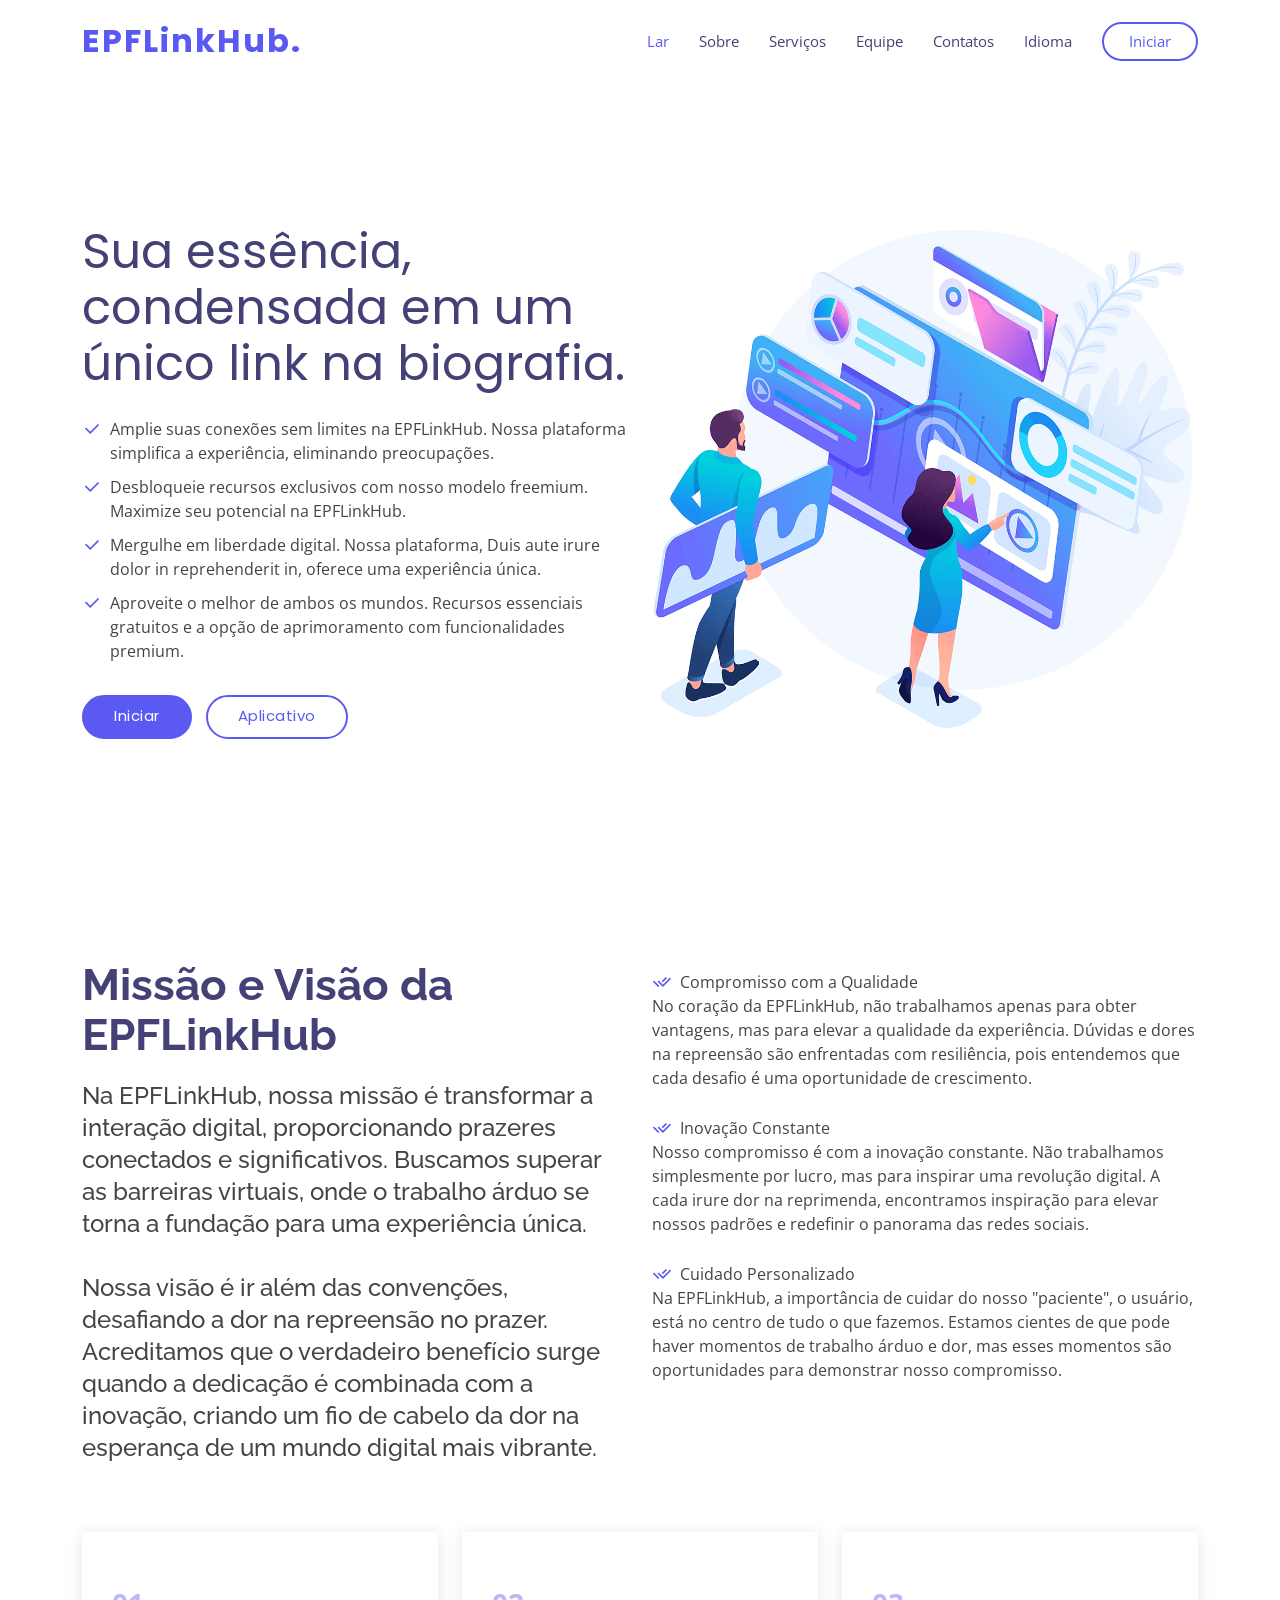
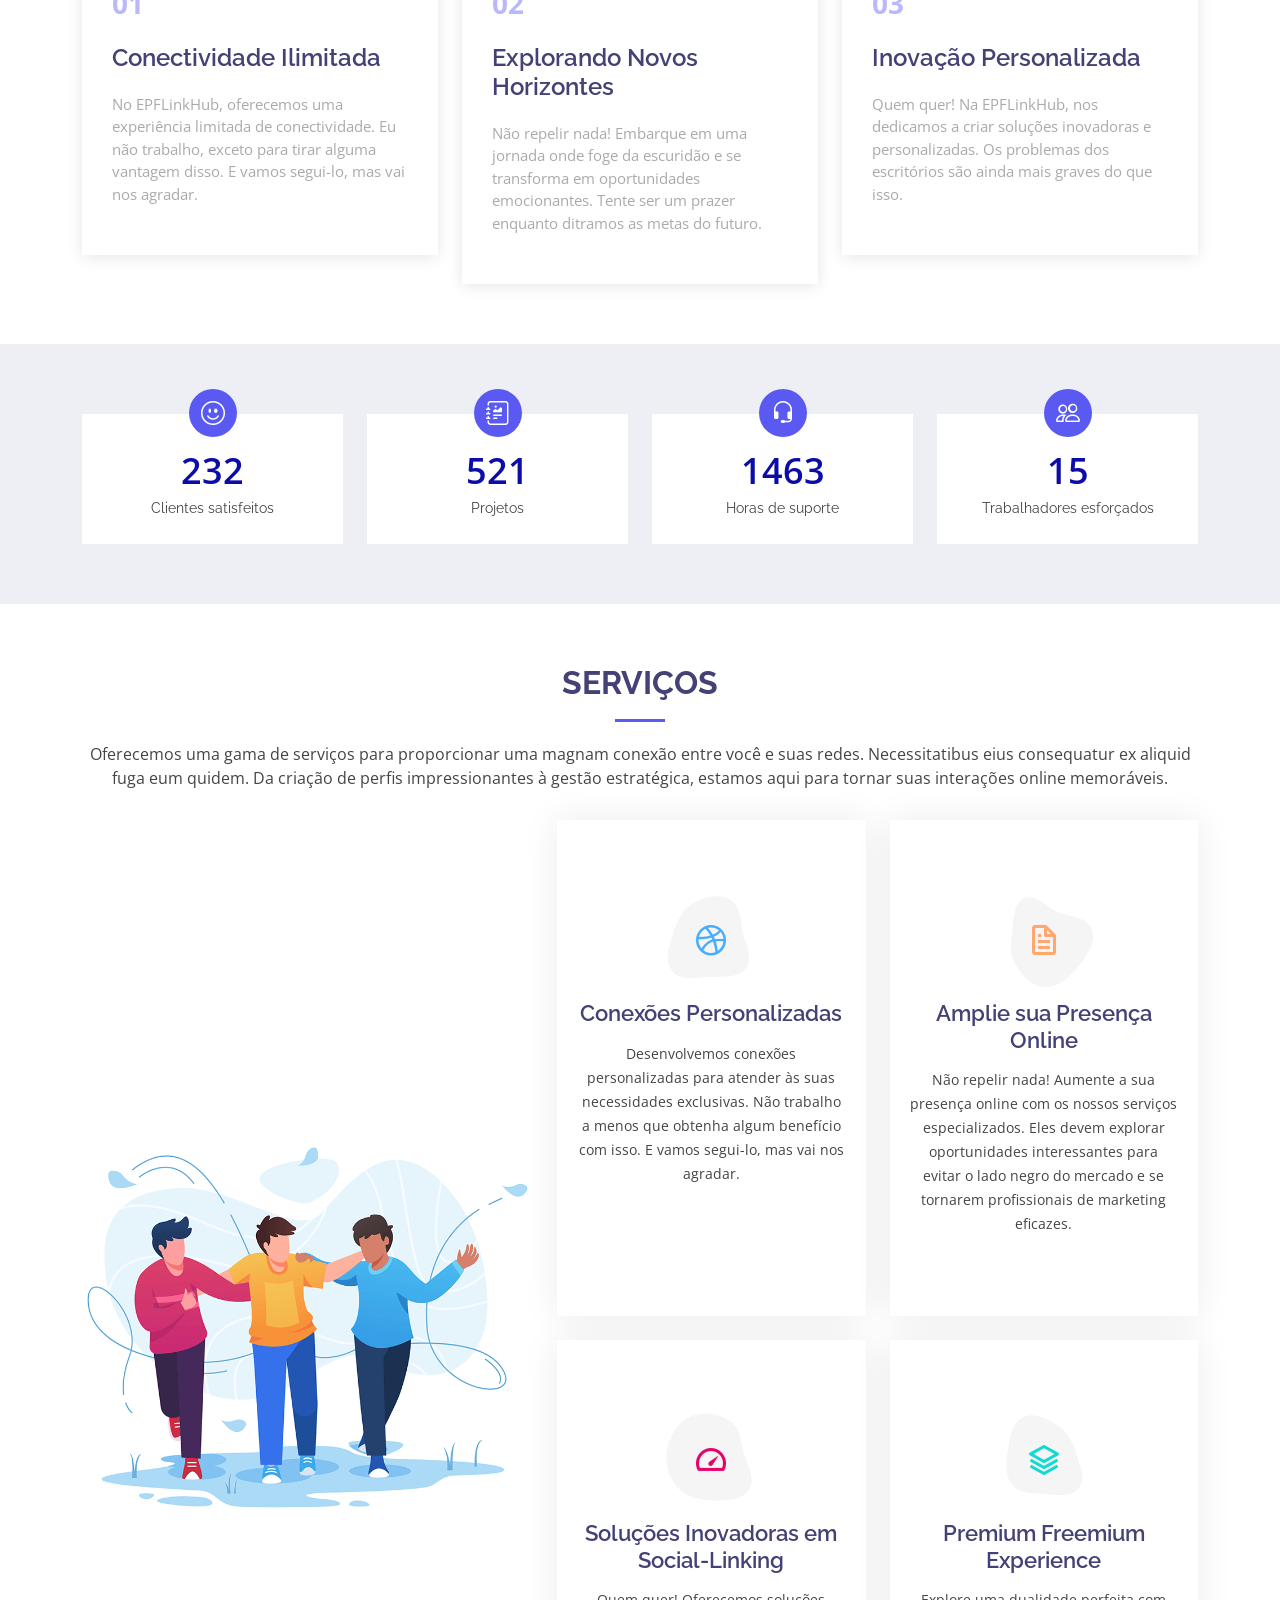
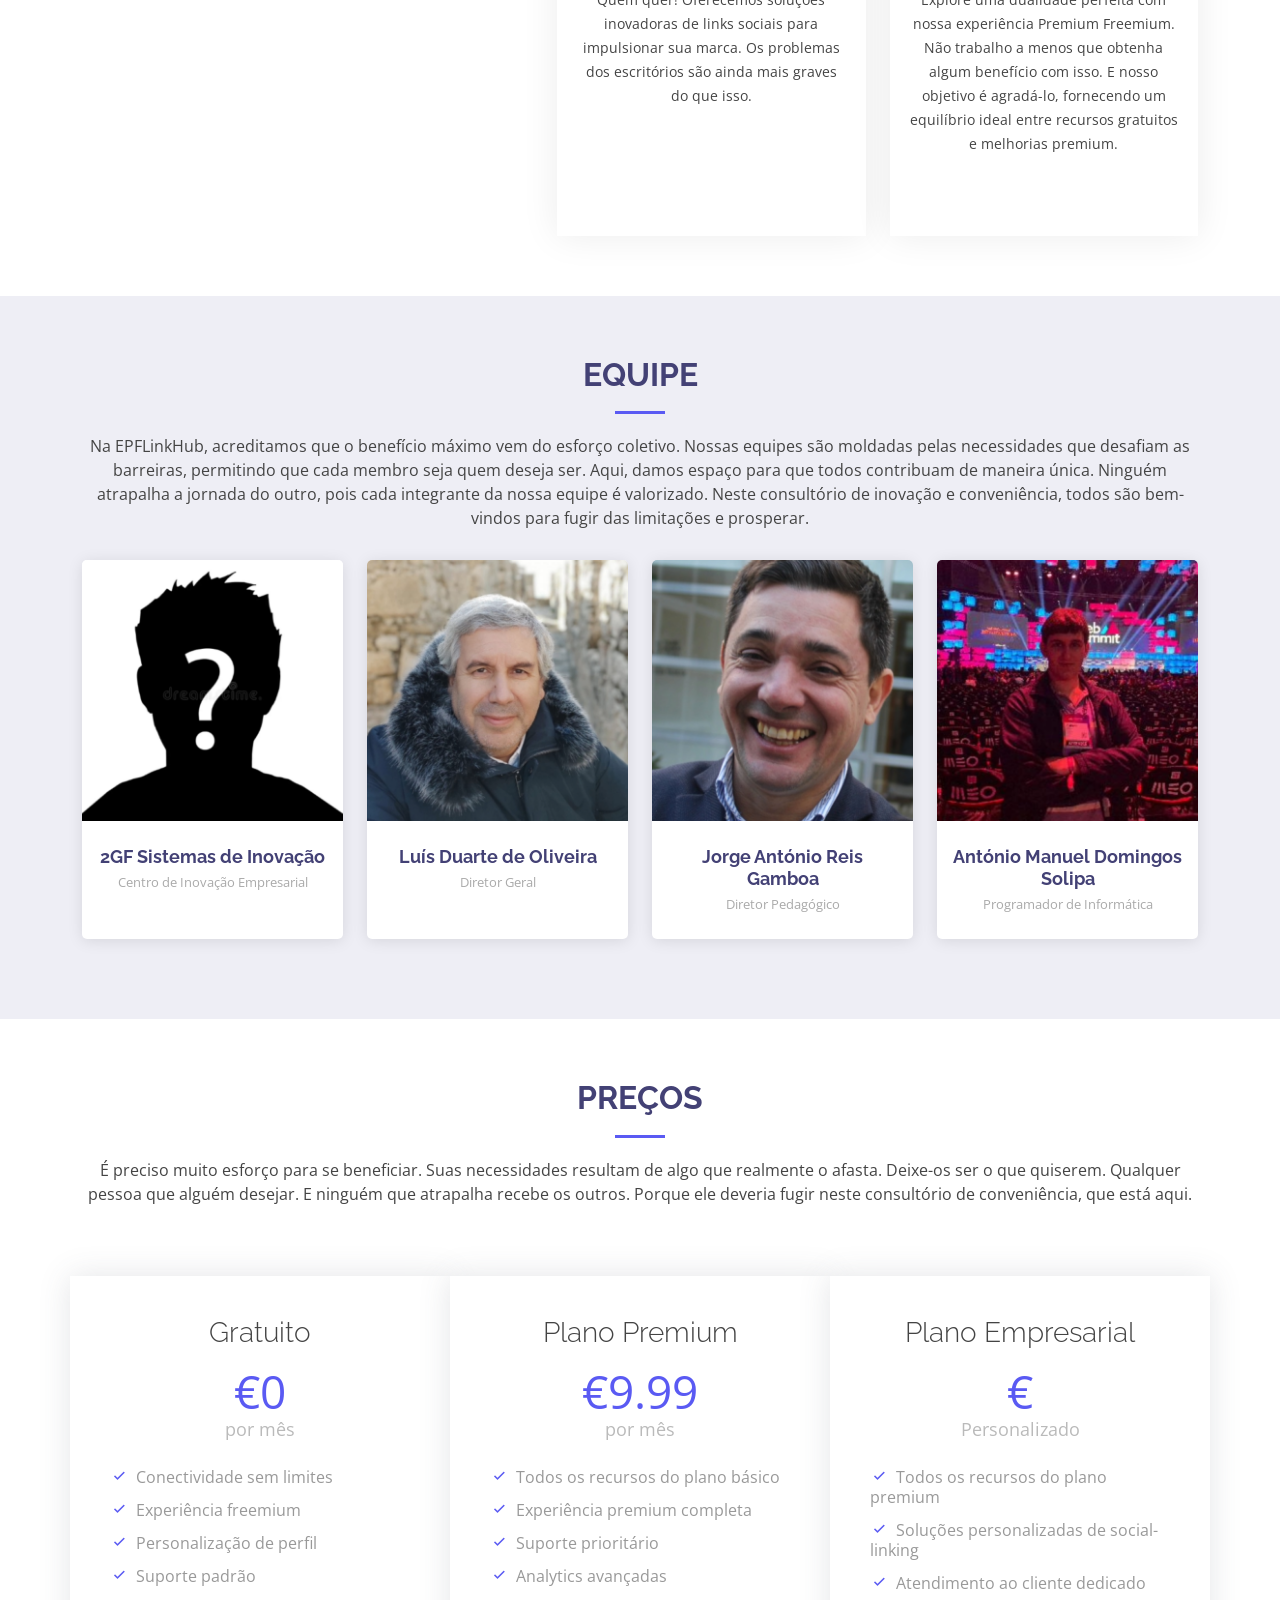
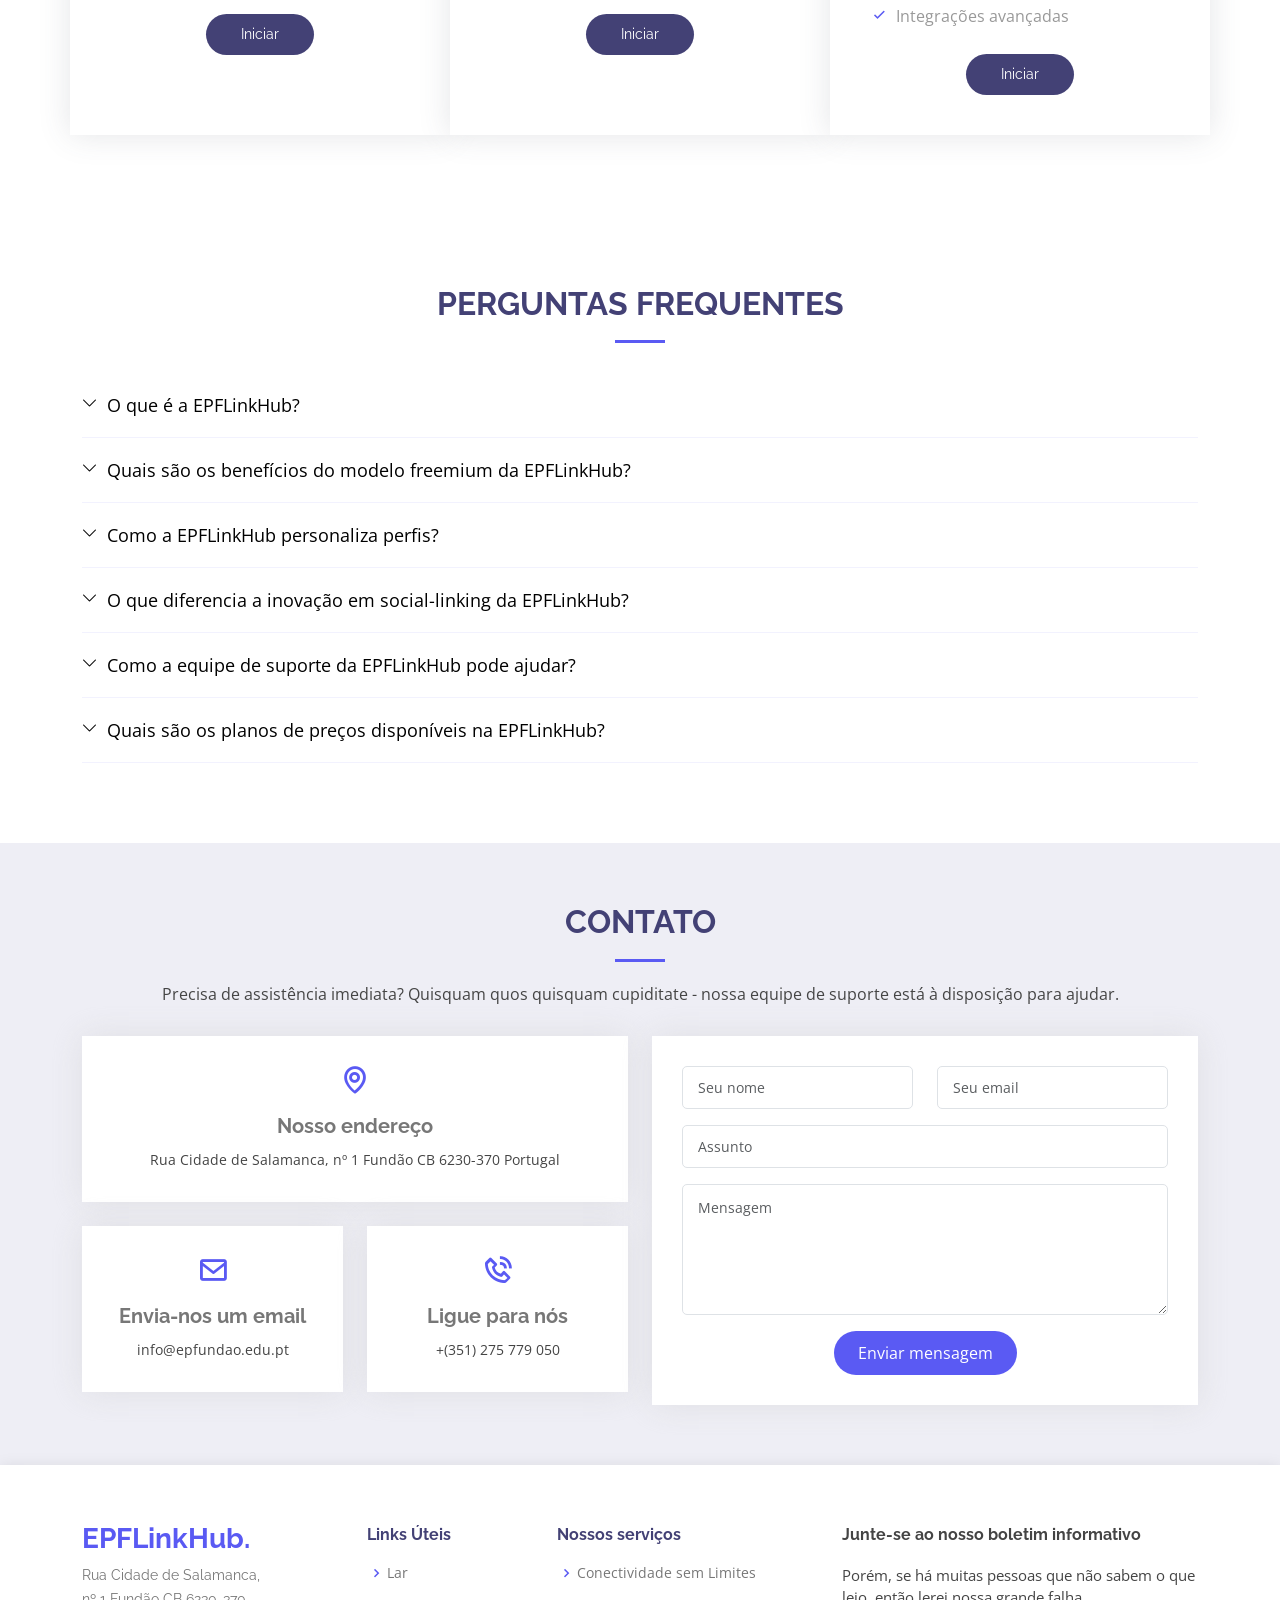
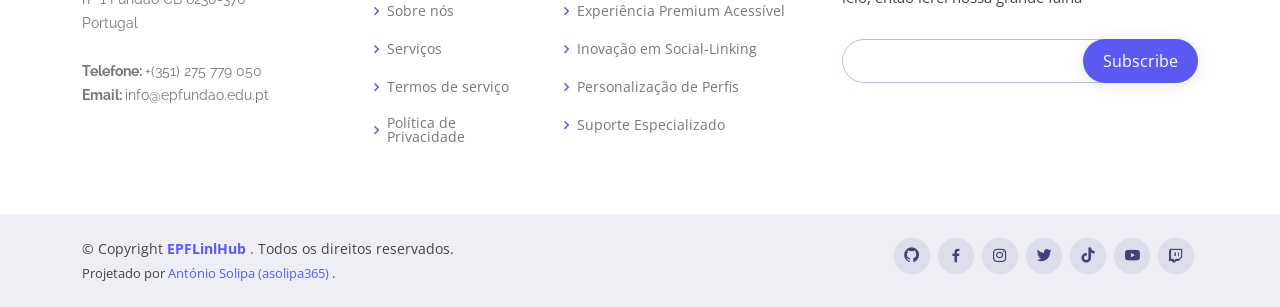
<file: index.html>
<!DOCTYPE html>
<html lang="en">

<head>
  <meta charset="utf-8">
  <meta content="width=device-width, initial-scale=1.0" name="viewport">

  <title> EPFLinkHub </title>
  <meta content="" name="description">
  <meta content="" name="keywords">

  <!-- Favicons -->
  <link rel="shortcut icon" href="/assets/img/favicon.png" type="image/x-icon">

  <!-- Google Fonts -->
  <link href="https://fonts.googleapis.com/css?family=Open+Sans:300,300i,400,400i,600,600i,700,700i|Raleway:300,300i,400,400i,500,500i,600,600i,700,700i|Poppins:300,300i,400,400i,500,500i,600,600i,700,700i" rel="stylesheet">

  <!-- Vendor CSS Files -->
  <link href="assets/vendor/bootstrap/css/bootstrap.min.css" rel="stylesheet">
  <link href="assets/vendor/bootstrap-icons/bootstrap-icons.css" rel="stylesheet">
  <link href="assets/vendor/boxicons/css/boxicons.min.css" rel="stylesheet">
  <link href="assets/vendor/glightbox/css/glightbox.min.css" rel="stylesheet">
  <link href="assets/vendor/remixicon/remixicon.css" rel="stylesheet">
  <link href="assets/vendor/swiper/swiper-bundle.min.css" rel="stylesheet">

  <!-- Template Main CSS File -->
  <link href="assets/css/style.css" rel="stylesheet">
</head>

<body>

  <!-- ======= Header ======= -->
  <header id="header" class="fixed-top ">
    <div class="container d-flex align-items-center justify-content-between">

      <h1 class="logo"><a href="index.html"> EPFLinkHub. </a></h1>
      <!-- Uncomment below if you prefer to use an image logo -->
      <!-- <a href="index.html" class="logo"><img src="assets/img/logo.png" alt="" class="img-fluid"></a>-->

      <nav id="navbar" class="navbar">
        <ul>
          <li><a class="nav-link scrollto active" href="#hero"> Lar </a></li>
          <li><a class="nav-link scrollto" href="#about"> Sobre </a></li>
          <li><a class="nav-link scrollto" href="#services"> Serviços </a></li>
          <li><a class="nav-link scrollto" href="#team"> Equipe </a></li>
          <li><a class="nav-link scrollto" href="#contact"> Contatos </a></li>
          <li><a class="nav-link scrollto" href="/English.html"> Idioma </a></li>
          <li><a class="getstarted scrollto" href="#about"> Iniciar </a></li>
        </ul>
        <i class="bi bi-list mobile-nav-toggle"></i>
      </nav><!-- .navbar -->

    </div>
  </header><!-- End Header -->

  <!-- ======= Hero Section ======= -->
  <section id="hero" class="d-flex align-items-center">

    <div class="container">
      <div class="row">
        <div class="col-lg-6 pt-2 pt-lg-0 order-2 order-lg-1 d-flex flex-column justify-content-center">
          <h1> Sua essência, condensada em um único link na biografia. </h1>
          <ul>
            <li><i class="ri-check-line"></i> Amplie suas conexões sem limites na EPFLinkHub. Nossa plataforma simplifica a experiência, eliminando preocupações. </li>
            <li><i class="ri-check-line"></i> Desbloqueie recursos exclusivos com nosso modelo freemium. Maximize seu potencial na EPFLinkHub. </li>
            <li><i class="ri-check-line"></i> Mergulhe em liberdade digital. Nossa plataforma, Duis aute irure dolor in reprehenderit in, oferece uma experiência única. </li>
            <li><i class="ri-check-line"></i> Aproveite o melhor de ambos os mundos. Recursos essenciais gratuitos e a opção de aprimoramento com funcionalidades premium. </li>
          </ul>
          <div class="mt-3">
            <a href="#about" class="btn-get-started scrollto"> Iniciar </a>
            <a href="https://aplicativo-psi.vercel.app/" class="btn-get-quote"> Aplicativo </a>
          </div>
        </div>
        <div class="col-lg-6 order-1 order-lg-2 hero-img">
          <img src="assets/img/hero-img.png" class="img-fluid" alt="">
        </div>
      </div>
    </div>

  </section><!-- End Hero -->

  <main id="main">

    <!-- ======= About Section ======= -->
    <section id="about" class="about">
      <div class="container">

        <div class="row content">
          <div class="col-lg-6">
            <h2> Missão e Visão da EPFLinkHub </h2>
            <h3> Na EPFLinkHub, nossa missão é transformar a interação digital, proporcionando prazeres conectados e significativos. Buscamos superar as barreiras virtuais, onde o trabalho árduo se torna a fundação para uma experiência única. </h3> <br>
            <h3> Nossa visão é ir além das convenções, desafiando a dor na repreensão no prazer. Acreditamos que o verdadeiro benefício surge quando a dedicação é combinada com a inovação, criando um fio de cabelo da dor na esperança de um mundo digital mais vibrante. </h3>
          </div>
          <div class="col-lg-6 pt-4 pt-lg-0">
            <ul>
              <li><i class="ri-check-double-line"></i> Compromisso com a Qualidade</li>
              <p> No coração da EPFLinkHub, não trabalhamos apenas para obter vantagens, mas para elevar a qualidade da experiência. Dúvidas e dores na repreensão são enfrentadas com resiliência, pois entendemos que cada desafio é uma oportunidade de crescimento. </p>

              <li><i class="ri-check-double-line"></i> Inovação Constante</li>
              <p> Nosso compromisso é com a inovação constante. Não trabalhamos simplesmente por lucro, mas para inspirar uma revolução digital. A cada irure dor na reprimenda, encontramos inspiração para elevar nossos padrões e redefinir o panorama das redes sociais. </p>

              <li><i class="ri-check-double-line"></i> Cuidado Personalizado</li>
              <p> Na EPFLinkHub, a importância de cuidar do nosso "paciente", o usuário, está no centro de tudo o que fazemos. Estamos cientes de que pode haver momentos de trabalho árduo e dor, mas esses momentos são oportunidades para demonstrar nosso compromisso. </p>
            </ul>
          </div>
        </div>

      </div>
    </section><!-- End About Section -->

    <!-- ======= Why Us Section ======= -->
    <section id="why-us" class="why-us">
      <div class="container">

        <div class="row">

          <div class="col-lg-4">
            <div class="box">
              <span> 01 </span>
              <h4> Conectividade Ilimitada </h4>
              <p> No EPFLinkHub, oferecemos uma experiência limitada de conectividade. Eu não trabalho, exceto para tirar alguma vantagem disso. E vamos segui-lo, mas vai nos agradar. </p>
            </div>
          </div>

          <div class="col-lg-4 mt-4 mt-lg-0">
            <div class="box">
              <span> 02 </span>
              <h4> Explorando Novos Horizontes </h4>
              <p> Não repelir nada! Embarque em uma jornada onde foge da escuridão e se transforma em oportunidades emocionantes. Tente ser um prazer enquanto ditramos as metas do futuro. </p>
            </div>
          </div>

          <div class="col-lg-4 mt-4 mt-lg-0">
            <div class="box">
              <span> 03 </span>
              <h4> Inovação Personalizada </h4>
              <p> Quem quer! Na EPFLinkHub, nos dedicamos a criar soluções inovadoras e personalizadas. Os problemas dos escritórios são ainda mais graves do que isso. </p>
            </div>
          </div>

        </div>

      </div>
    </section><!-- End Why Us Section -->

    <!-- ======= Counts Section ======= -->
    <section id="counts" class="counts section-bg">
      <div class="container">

        <div class="row">

          <div class="col-lg-3 col-md-6">
            <div class="count-box">
              <i class="bi bi-emoji-smile"></i>
              <span data-purecounter-start="0" data-purecounter-end="232" data-purecounter-duration="1" class="purecounter"></span>
              <p> Clientes satisfeitos </p>
            </div>
          </div>

          <div class="col-lg-3 col-md-6 mt-5 mt-md-0">
            <div class="count-box">
              <i class="bi bi-journal-richtext"></i>
              <span data-purecounter-start="0" data-purecounter-end="521" data-purecounter-duration="1" class="purecounter"></span>
              <p> Projetos </p>
            </div>
          </div>

          <div class="col-lg-3 col-md-6 mt-5 mt-lg-0">
            <div class="count-box">
              <i class="bi bi-headset"></i>
              <span data-purecounter-start="0" data-purecounter-end="1463" data-purecounter-duration="1" class="purecounter"></span>
              <p> Horas de suporte </p>
            </div>
          </div>

          <div class="col-lg-3 col-md-6 mt-5 mt-lg-0">
            <div class="count-box">
              <i class="bi bi-people"></i>
              <span data-purecounter-start="0" data-purecounter-end="15" data-purecounter-duration="1" class="purecounter"></span>
              <p> Trabalhadores esforçados </p>
            </div>
          </div>

        </div>

      </div>
    </section><!-- End Counts Section -->
    
    <!-- ======= Services Section ======= -->
    <section id="services" class="services">
      <div class="container">

        <div class="section-title">
          <h2> Serviços </h2>
          <p> Oferecemos uma gama de serviços para proporcionar uma magnam conexão entre você e suas redes. Necessitatibus eius consequatur ex aliquid fuga eum quidem. Da criação de perfis impressionantes à gestão estratégica, estamos aqui para tornar suas interações online memoráveis. </p>
        </div>

        <div class="row">
          <div class="content col-xl-5 d-flex flex-column justify-content-center">
            <img src="assets/img/services.png" class="img-fluid" alt="">
          </div>
          <div class="col-xl-7">
            <div class="icon-boxes d-flex flex-column justify-content-center">
              <div class="row">
                <div class="col-lg-6 d-flex align-items-stretch" data-aos="zoom-in" data-aos-delay="100">
                  <div class="icon-box iconbox-blue">
                    <div class="icon">
                      <svg width="100" height="100" viewBox="0 0 600 600" xmlns="http://www.w3.org/2000/svg">
                        <path stroke="none" stroke-width="0" fill="#f5f5f5" d="M300,521.0016835830174C376.1290562159157,517.8887921683347,466.0731472004068,529.7835943286574,510.70327084640275,468.03025145048787C554.3714126377745,407.6079735673963,508.03601936045806,328.9844924480964,491.2728898941984,256.3432110539036C474.5976632858925,184.082847569629,479.9380746630129,96.60480741107993,416.23090153303,58.64404602377083C348.86323505073057,18.502131276798302,261.93793281208167,40.57373210992963,193.5410806939664,78.93577620505333C130.42746243093433,114.334589627462,98.30271207620316,179.96522072025542,76.75703585869454,249.04625023123273C51.97151888228291,328.5150500222984,13.704378332031375,421.85034740162234,66.52175969318436,486.19268352777647C119.04800174914682,550.1803526380478,217.28368757567262,524.383925680826,300,521.0016835830174"></path>
                      </svg>
                      <i class="bx bxl-dribbble"></i>
                    </div>
                    <h4><a href=""> Conexões Personalizadas </a></h4>
                    <p> Desenvolvemos conexões personalizadas para atender às suas necessidades exclusivas. Não trabalho a menos que obtenha algum benefício com isso. E vamos segui-lo, mas vai nos agradar. </p>
                  </div>
                </div>

                <div class="col-lg-6 d-flex align-items-stretch mt-4 mt-lg-0" data-aos="zoom-in" data-aos-delay="200">
                  <div class="icon-box iconbox-orange ">
                    <div class="icon">
                      <svg width="100" height="100" viewBox="0 0 600 600" xmlns="http://www.w3.org/2000/svg">
                        <path stroke="none" stroke-width="0" fill="#f5f5f5" d="M300,582.0697525312426C382.5290701553225,586.8405444964366,449.9789794690241,525.3245884688669,502.5850820975895,461.55621195738473C556.606425686781,396.0723002908107,615.8543463187945,314.28637112970534,586.6730223649479,234.56875336149918C558.9533121215079,158.8439757836574,454.9685369536778,164.00468322053177,381.49747125262974,130.76875717737553C312.15926192815925,99.40240125094834,248.97055460311594,18.661163978235184,179.8680185752513,50.54337015887873C110.5421016452524,82.52863877960104,119.82277516462835,180.83849132639028,109.12597500060166,256.43424936330496C100.08760227029461,320.3096726198365,92.17705696193138,384.0621239912766,124.79988738764834,439.7174275375508C164.83382741302287,508.01625554203684,220.96474134820875,577.5009287672846,300,582.0697525312426"></path>
                      </svg>
                      <i class="bx bx-file"></i>
                    </div>
                    <h4><a href=""> Amplie sua Presença Online </a></h4>
                    <p> Não repelir nada! Aumente a sua presença online com os nossos serviços especializados. Eles devem explorar oportunidades interessantes para evitar o lado negro do mercado e se tornarem profissionais de marketing eficazes. </p>
                  </div>
                </div>

                <div class="col-lg-6 d-flex align-items-stretch mt-4" data-aos="zoom-in" data-aos-delay="300">
                  <div class="icon-box iconbox-pink">
                    <div class="icon">
                      <svg width="100" height="100" viewBox="0 0 600 600" xmlns="http://www.w3.org/2000/svg">
                        <path stroke="none" stroke-width="0" fill="#f5f5f5" d="M300,541.5067337569781C382.14930387511276,545.0595476570109,479.8736841581634,548.3450877840088,526.4010558755058,480.5488172755941C571.5218469581645,414.80211281144784,517.5187510058486,332.0715597781072,496.52539010469104,255.14436215662573C477.37192572678356,184.95920475031193,473.57363656557914,105.61284051026155,413.0603344069578,65.22779650032875C343.27470386102294,18.654635553484475,251.2091493199835,5.337323636656869,175.0934190732945,40.62881213300186C97.87086631185822,76.43348514350839,51.98124368387456,156.15599469081315,36.44837278890362,239.84606092416172C21.716077023791087,319.22268207091537,43.775223500013084,401.1760424656574,96.891909868211,461.97329694683043C147.22146801428983,519.5804099606455,223.5754009179313,538.201503339737,300,541.5067337569781"></path>
                      </svg>
                      <i class="bx bx-tachometer"></i>
                    </div>
                    <h4><a href=""> Soluções Inovadoras em Social-Linking </a></h4>
                    <p> Quem quer! Oferecemos soluções inovadoras de links sociais para impulsionar sua marca. Os problemas dos escritórios são ainda mais graves do que isso. </p>
                  </div>
                </div>

                <div class="col-lg-6 d-flex align-items-stretch mt-4" data-aos="zoom-in" data-aos-delay="100">
                  <div class="icon-box iconbox-teal">
                    <div class="icon">
                      <svg width="100" height="100" viewBox="0 0 600 600" xmlns="http://www.w3.org/2000/svg">
                        <path stroke="none" stroke-width="0" fill="#f5f5f5" d="M300,503.46388370962813C374.79870501325706,506.71871716319447,464.8034551963731,527.1746412648533,510.4981551193396,467.86667711651364C555.9287308511215,408.9015244558933,512.6030010748507,327.5744911775523,490.211057578863,256.5855673507754C471.097692560561,195.9906835881958,447.69079081568157,138.11976852964426,395.19560036434837,102.3242989838813C329.3053358748298,57.3949838291264,248.02791733380457,8.279543830951368,175.87071277845988,42.242879143198664C103.41431057327972,76.34704239035025,93.79494320519305,170.9812938413882,81.28167332365135,250.07896920659033C70.17666984294237,320.27484674793965,64.84698225790005,396.69656628748305,111.28512138212992,450.4950937839243C156.20124167950087,502.5303643271138,231.32542653798444,500.4755392045468,300,503.46388370962813"></path>
                      </svg>
                      <i class="bx bx-layer"></i>
                    </div>
                    <h4><a href=""> Premium Freemium Experience </a></h4>
                    <p> Explore uma dualidade perfeita com nossa experiência Premium Freemium. Não trabalho a menos que obtenha algum benefício com isso. E nosso objetivo é agradá-lo, fornecendo um equilíbrio ideal entre recursos gratuitos e melhorias premium. </p>
                  </div>
                </div>
              </div>
            </div><!-- End .content-->
          </div>
        </div>

      </div>
    </section><!-- End Services Section -->

    <!-- ======= Team Section ======= -->
    <section id="team" class="team section-bg">
      <div class="container">

        <div class="section-title">
          <h2> EQUIPE </h2>
          <p> Na EPFLinkHub, acreditamos que o benefício máximo vem do esforço coletivo. Nossas equipes são moldadas pelas necessidades que desafiam as barreiras, permitindo que cada membro seja quem deseja ser. Aqui, damos espaço para que todos contribuam de maneira única. Ninguém atrapalha a jornada do outro, pois cada integrante da nossa equipe é valorizado. Neste consultório de inovação e conveniência, todos são bem-vindos para fugir das limitações e prosperar. </p>
        </div>

        <div class="row">

          <div class="col-lg-3 col-md-6 d-flex align-items-stretch">
            <div class="member">
              <div class="member-img">
                <img src="assets/img/team/2GF Sistemas de Inovação.png" class="img-fluid" alt="">
                <div class="social">
                  <a href=""><i class="bi bi-linkedin" target="_blank"></i></a>
                  <a href=""><i class="bi bi-facebook" target="_blank"></i></a>
                  <a href=""><i class="bi bi-instagram" target="_blank"></i></a>
                  <a href=""><i class="bi bi-twitter" target="_blank"></i></a>
                </div>
              </div>
              <div class="member-info">
                <h4> 2GF Sistemas de Inovação </h4>
                <span> Centro de Inovação Empresarial </span>
              </div>
            </div>
          </div>

          <div class="col-lg-3 col-md-6 d-flex align-items-stretch">
            <div class="member">
              <div class="member-img">
                <img src="assets/img/team/Luís Oliveira.png" class="img-fluid" alt="">
                <div class="social">
                  <a href="https://www.linkedin.com/in/lu%C3%ADs-oliveira-229796115/" target="_blank"><i class="bi bi-linkedin"></i></a>
                  <a href="https://www.facebook.com/luisduartedeoliveira" target="_blank"><i class="bi bi-facebook"></i></a>
                  <a href="https://www.instagram.com/lumiduol/" target="_blank"><i class="bi bi-instagram"></i></a>
                </div>
              </div>
              <div class="member-info">
                <h4> Luís Duarte de Oliveira </h4>
                <span> Diretor Geral </span>
              </div>
            </div>
          </div>

          <div class="col-lg-3 col-md-6 d-flex align-items-stretch">
            <div class="member">
              <div class="member-img">
                <img src="assets/img/team/Jorge Gamboa.png" class="img-fluid" alt="">
                <div class="social">
                  <a href="https://www.linkedin.com/in/jorge-gamboa-66829549/" target="_blank"><i class="bi bi-linkedin"></i></a>
                  <a href="https://www.facebook.com/jorge.gamboa.923" target="_blank"><i class="bi bi-facebook"></i></a>
                  <a href="https://www.instagram.com/a.jgamboa/" target="_blank"><i class="bi bi-instagram"></i></a>
                </div>
              </div>
              <div class="member-info">
                <h4> Jorge António Reis Gamboa </h4>
                <span> Diretor Pedagógico </span>
              </div>
            </div>
          </div>

          <div class="col-lg-3 col-md-6 d-flex align-items-stretch">
            <div class="member">
              <div class="member-img">
                <img src="assets/img/team/António Solipa.png" class="img-fluid" alt="">
                <div class="social">
                  <a href="https://github.com/asolipa365/" target="_blank"><i class="bi bi-github"></i></a>
                  <a href="https://www.linkedin.com/in/asolipa365/" target="_blank"><i class="bi bi-linkedin"></i></a>
                  <a href="https://www.facebook.com/asolipa365/" target="_blank"><i class="bi bi-facebook"></i></a>
                  <a href="https://www.instagram.com/asolipa365/" target="_blank"><i class="bi bi-instagram"></i></a>
                  <a href="https://twitter.com/asolipa365/" target="_blank"><i class="bi bi-twitter"></i></a>
                  <a href="https://www.twitch.tv/asolipa365/" target="_blank"><i class="bi bi-twitch"></i></a>
                </div>
              </div>
              <div class="member-info">
                <h4> António Manuel Domingos Solipa </h4>
                <span> Programador de Informática </span>
              </div>
            </div>
          </div>

        </div>

      </div>
    </section><!-- End Team Section -->

    <!-- ======= Pricing Section ======= -->
    <section id="pricing" class="pricing">
      <div class="container">

        <div class="section-title">
          <h2> Preços </h2>
          <p> É preciso muito esforço para se beneficiar. Suas necessidades resultam de algo que realmente o afasta. Deixe-os ser o que quiserem. Qualquer pessoa que alguém desejar. E ninguém que atrapalha recebe os outros. Porque ele deveria fugir neste consultório de conveniência, que está aqui. </p>
        </div>

        <div class="row no-gutters">
          <div class="col-lg-4 box">
            <h3> Gratuito </h3>
            <h4> €0 <span> por mês </span></h4>
            <ul>
              <li><i class="bx bx-check"></i> Conectividade sem limites </li>
              <li><i class="bx bx-check"></i> Experiência freemium </li>
              <li><i class="bx bx-check"></i> Personalização de perfil </li>
              <li><i class="bx bx-check"></i> Suporte padrão </li>
            </ul>
            <a href="#" class="btn-buy"> Iniciar </a>
          </div>

          <div class="col-lg-4 box">
            <h3> Plano Premium </h3>
            <h4> €9.99 <span> por mês </span></h4>
            <ul>
              <li><i class="bx bx-check"></i> Todos os recursos do plano básico </li>
              <li><i class="bx bx-check"></i> Experiência premium completa </li>
              <li><i class="bx bx-check"></i> Suporte prioritário </li>
              <li><i class="bx bx-check"></i> Analytics avançadas </li>
            </ul>
            <a href="#" class="btn-buy"> Iniciar </a>
          </div>

          <div class="col-lg-4 box">
            <h3> Plano Empresarial </h3>
            <h4> € <span> Personalizado </span></h4>
            <ul>
              <li><i class="bx bx-check"></i> Todos os recursos do plano premium </li>
              <li><i class="bx bx-check"></i> Soluções personalizadas de social-linking </li>
              <li><i class="bx bx-check"></i> Atendimento ao cliente dedicado </li>
              <li><i class="bx bx-check"></i> Integrações avançadas </li>
            </ul>
            <a href="#" class="btn-buy"> Iniciar </a>
          </div>

        </div>

      </div>
    </section><!-- End Pricing Section -->

    <!-- ======= Frequently Asked Questions Section ======= -->
    <section id="faq" class="faq">
      <div class="container">

        <div class="section-title">
          <h2> PERGUNTAS FREQUENTES </h2>
        </div>

        <ul class="faq-list">

          <li>
            <div data-bs-toggle="collapse" class="collapsed question" href="#faq1"> O que é a EPFLinkHub? <i class="bi bi-chevron-down icon-show"></i><i class="bi bi-chevron-up icon-close"></i></div>
            <div id="faq1" class="collapse" data-bs-parent=".faq-list">
              <p>
                A EPFLinkHub é uma plataforma de social-linking e redes sociais que oferece uma experiência inovadora para expandir suas conexões online e fortalecer sua presença digital.
              </p>
            </div>
          </li>

          <li>
            <div data-bs-toggle="collapse" href="#faq2" class="collapsed question"> Quais são os benefícios do modelo freemium da EPFLinkHub? <i class="bi bi-chevron-down icon-show"></i><i class="bi bi-chevron-up icon-close"></i></div>
            <div id="faq2" class="collapse" data-bs-parent=".faq-list">
              <p>
                O modelo freemium da EPFLinkHub oferece acesso gratuito a recursos essenciais, permitindo que todos experimentem a plataforma. Os usuários podem então optar por aprimorar sua experiência com funcionalidades premium a preços acessíveis.
              </p>
            </div>
          </li>

          <li>
            <div data-bs-toggle="collapse" href="#faq3" class="collapsed question"> Como a EPFLinkHub personaliza perfis? <i class="bi bi-chevron-down icon-show"></i><i class="bi bi-chevron-up icon-close"></i></div>
            <div id="faq3" class="collapse" data-bs-parent=".faq-list">
              <p>
                A EPFLinkHub destaca-se na personalização de perfis, oferecendo layouts atraentes e ferramentas para criar uma presença online autêntica e única. Desde design até conteúdo, garantimos que você se destaque.
              </p>
            </div>
          </li>

          <li>
            <div data-bs-toggle="collapse" href="#faq4" class="collapsed question"> O que diferencia a inovação em social-linking da EPFLinkHub? <i class="bi bi-chevron-down icon-show"></i><i class="bi bi-chevron-up icon-close"></i></div>
            <div id="faq4" class="collapse" data-bs-parent=".faq-list">
              <p>
                Estamos na vanguarda da inovação em social-linking, utilizando algoritmos avançados e análises de tendências para impulsionar sua presença online. Mantemos você à frente das dinâmicas das redes sociais.
              </p>
            </div>
          </li>

          <li>
            <div data-bs-toggle="collapse" href="#faq5" class="collapsed question"> Como a equipe de suporte da EPFLinkHub pode ajudar? <i class="bi bi-chevron-down icon-show"></i><i class="bi bi-chevron-up icon-close"></i></div>
            <div id="faq5" class="collapse" data-bs-parent=".faq-list">
              <p>
                Nossa equipe de suporte especializado está pronta para ajudar com todas as suas dúvidas e questões. Do básico ao avançado, proporcionamos assistência contínua para garantir uma experiência suave na EPFLinkHub.
              </p>
            </div>
          </li>

          <li>
            <div data-bs-toggle="collapse" href="#faq6" class="collapsed question"> Quais são os planos de preços disponíveis na EPFLinkHub? <i class="bi bi-chevron-down icon-show"></i><i class="bi bi-chevron-up icon-close"></i></div>
            <div id="faq6" class="collapse" data-bs-parent=".faq-list">
              <p>
                A EPFLinkHub oferece uma variedade de planos, desde o gratuito até opções premium. Cada plano é projetado para atender às diferentes necessidades, proporcionando uma experiência personalizada para todos os usuários.
              </p>
            </div>
          </li>

        </ul>

      </div>
    </section><!-- End Frequently Asked Questions Section -->

    <!-- ======= Contact Section ======= -->
    <section id="contact" class="contact section-bg">
      <div class="container">

        <div class="section-title">
          <h2> CONTATO </h2>
          <p> Precisa de assistência imediata? Quisquam quos quisquam cupiditate - nossa equipe de suporte está à disposição para ajudar. </p>
        </div>

        <div class="row">

          <div class="col-lg-6">

            <div class="row">
              <div class="col-md-12">
                <div class="info-box">
                  <i class="bx bx-map"></i>
                  <h3> Nosso endereço </h3>
                  <p> Rua Cidade de Salamanca, nº 1 Fundão CB 6230-370 Portugal </p>
                </div>
              </div>
              <div class="col-md-6">
                <div class="info-box mt-4">
                  <i class="bx bx-envelope"></i>
                  <h3> Envia-nos um email </h3>
                  <p> info@epfundao.edu.pt </p>
                </div>
              </div>
              <div class="col-md-6">
                <div class="info-box mt-4">
                  <i class="bx bx-phone-call"></i>
                  <h3> Ligue para nós </h3>
                  <p> +(351) 275 779 050 </p>
                </div>
              </div>
            </div>

          </div>

          <div class="col-lg-6 mt-4 mt-lg-0">
            <form action="forms/contact.php" method="post" role="form" class="php-email-form">
              <div class="row">
                <div class="col-md-6 form-group">
                  <input type="text" name="name" class="form-control" id="name" placeholder="Seu nome" required>
                </div>
                <div class="col-md-6 form-group mt-3 mt-md-0">
                  <input type="email" class="form-control" name="email" id="email" placeholder="Seu email" required>
                </div>
              </div>
              <div class="form-group mt-3">
                <input type="text" class="form-control" name="subject" id="subject" placeholder="Assunto" required>
              </div>
              <div class="form-group mt-3">
                <textarea class="form-control" name="message" rows="5" placeholder="Mensagem" required></textarea>
              </div>
              <div class="my-3">
                <div class="loading"> Carregando </div>
                <div class="error-message"></div>
                <div class="sent-message"> Sua mensagem foi enviada. Obrigado! </div>
              </div>
              <div class="text-center"><button type="submit"> Enviar mensagem </button></div>
            </form>
          </div>

        </div>

      </div>
    </section><!-- End Contact Section -->

  </main><!-- End #main -->

  <!-- ======= Footer ======= -->
  <footer id="footer">

    <div class="footer-top">
      <div class="container">
        <div class="row">

          <div class="col-lg-3 col-md-6 footer-contact">
            <h3>EPFLinkHub.</h3>
            <p>
              Rua Cidade de Salamanca, <br>
              nº 1 Fundão CB 6230-370 <br>
              Portugal <br><br>
              <strong> Telefone: </strong> +(351) 275 779 050 <br>
              <strong> Email: </strong> info@epfundao.edu.pt <br>
            </p>
          </div>

          <div class="col-lg-2 col-md-6 footer-links">
            <h4> Links Úteis </h4>
            <ul>
              <li><i class="bx bx-chevron-right"></i> <a href="#"> Lar </a></li>
              <li><i class="bx bx-chevron-right"></i> <a href="#"> Sobre nós </a></li>
              <li><i class="bx bx-chevron-right"></i> <a href="#"> Serviços </a></li>
              <li><i class="bx bx-chevron-right"></i> <a href="#"> Termos de serviço </a></li>
              <li><i class="bx bx-chevron-right"></i> <a href="#"> Política de Privacidade </a></li>
            </ul>
          </div>

          <div class="col-lg-3 col-md-6 footer-links">
            <h4> Nossos serviços </h4>
            <ul>
              <li><i class="bx bx-chevron-right"></i> <a href="#"> Conectividade sem Limites </a></li>
              <li><i class="bx bx-chevron-right"></i> <a href="#"> Experiência Premium Acessível </a></li>
              <li><i class="bx bx-chevron-right"></i> <a href="#"> Inovação em Social-Linking </a></li>
              <li><i class="bx bx-chevron-right"></i> <a href="#"> Personalização de Perfis </a></li>
              <li><i class="bx bx-chevron-right"></i> <a href="#"> Suporte Especializado </a></li>
            </ul>
          </div>

          <div class="col-lg-4 col-md-6 footer-newsletter">
            <h4> Junte-se ao nosso boletim informativo </h4>
            <p> Porém, se há muitas pessoas que não sabem o que leio, então lerei nossa grande falha </p>
            <form action="" method="post">
              <input type="email" name="email"><input type="submit" value="Subscribe">
            </form>
          </div>

        </div>
      </div>
    </div>

    <div class="container d-md-flex py-4">

      <div class="me-md-auto text-center text-md-start">
        <div class="copyright">
          &copy; Copyright <strong><span><a href="https://www.github.com/EPFLinkHub/" target="_blank"> EPFLinlHub </a></span></strong>. Todos os direitos reservados.
        </div>
        <div class="credits">
          Projetado por <a href="https://www.github.com/asolipa365" target="_blank"> António Solipa (asolipa365) </a>.
        </div>
      </div>
      <div class="social-links text-center text-md-right pt-3 pt-md-0">
        <a href="https://www.github.com/EPFLinkHub/" target="_blank" class="github"><i class="bx bxl-github"></i></a>
        <a href="https://www.facebook.com/profile.php?id=61555356876441" target="_blank" class="facebook"><i class="bx bxl-facebook"></i></a>
        <a href="https://www.instagram.com/epflinkhub/" target="_blank" class="instagram"><i class="bx bxl-instagram"></i></a>
        <a href="https://twitter.com/EPFLinkHub" target="_blank" class="twitter"><i class="bx bxl-twitter"></i></a>
        <a href="https://www.tiktok.com/@epflinkhub" target="_blank" class="tiktok"><i class="bx bxl-tiktok"></i></a>
        <a href="https://www.youtube.com/@EPFLinkHub" target="_blank" class="youtube"><i class="bx bxl-youtube"></i></a>
        <a href="https://www.twitch.tv/epflinkhub/" target="_blank" class="twitch"><i class="bx bxl-twitch"></i></a>
      </div>
    </div>
  </footer><!-- End Footer -->

  <a href="#" class="back-to-top d-flex align-items-center justify-content-center"><i class="bi bi-arrow-up-short"></i></a>

  <!-- Vendor JS Files -->
  <script src="assets/vendor/purecounter/purecounter_vanilla.js"></script>
  <script src="assets/vendor/bootstrap/js/bootstrap.bundle.min.js"></script>
  <script src="assets/vendor/glightbox/js/glightbox.min.js"></script>
  <script src="assets/vendor/isotope-layout/isotope.pkgd.min.js"></script>
  <script src="assets/vendor/swiper/swiper-bundle.min.js"></script>
  <script src="assets/vendor/php-email-form/validate.js"></script>

  <!-- Template Main JS File -->
  <script src="assets/js/main.js"></script>

</body>

</html>
</file>
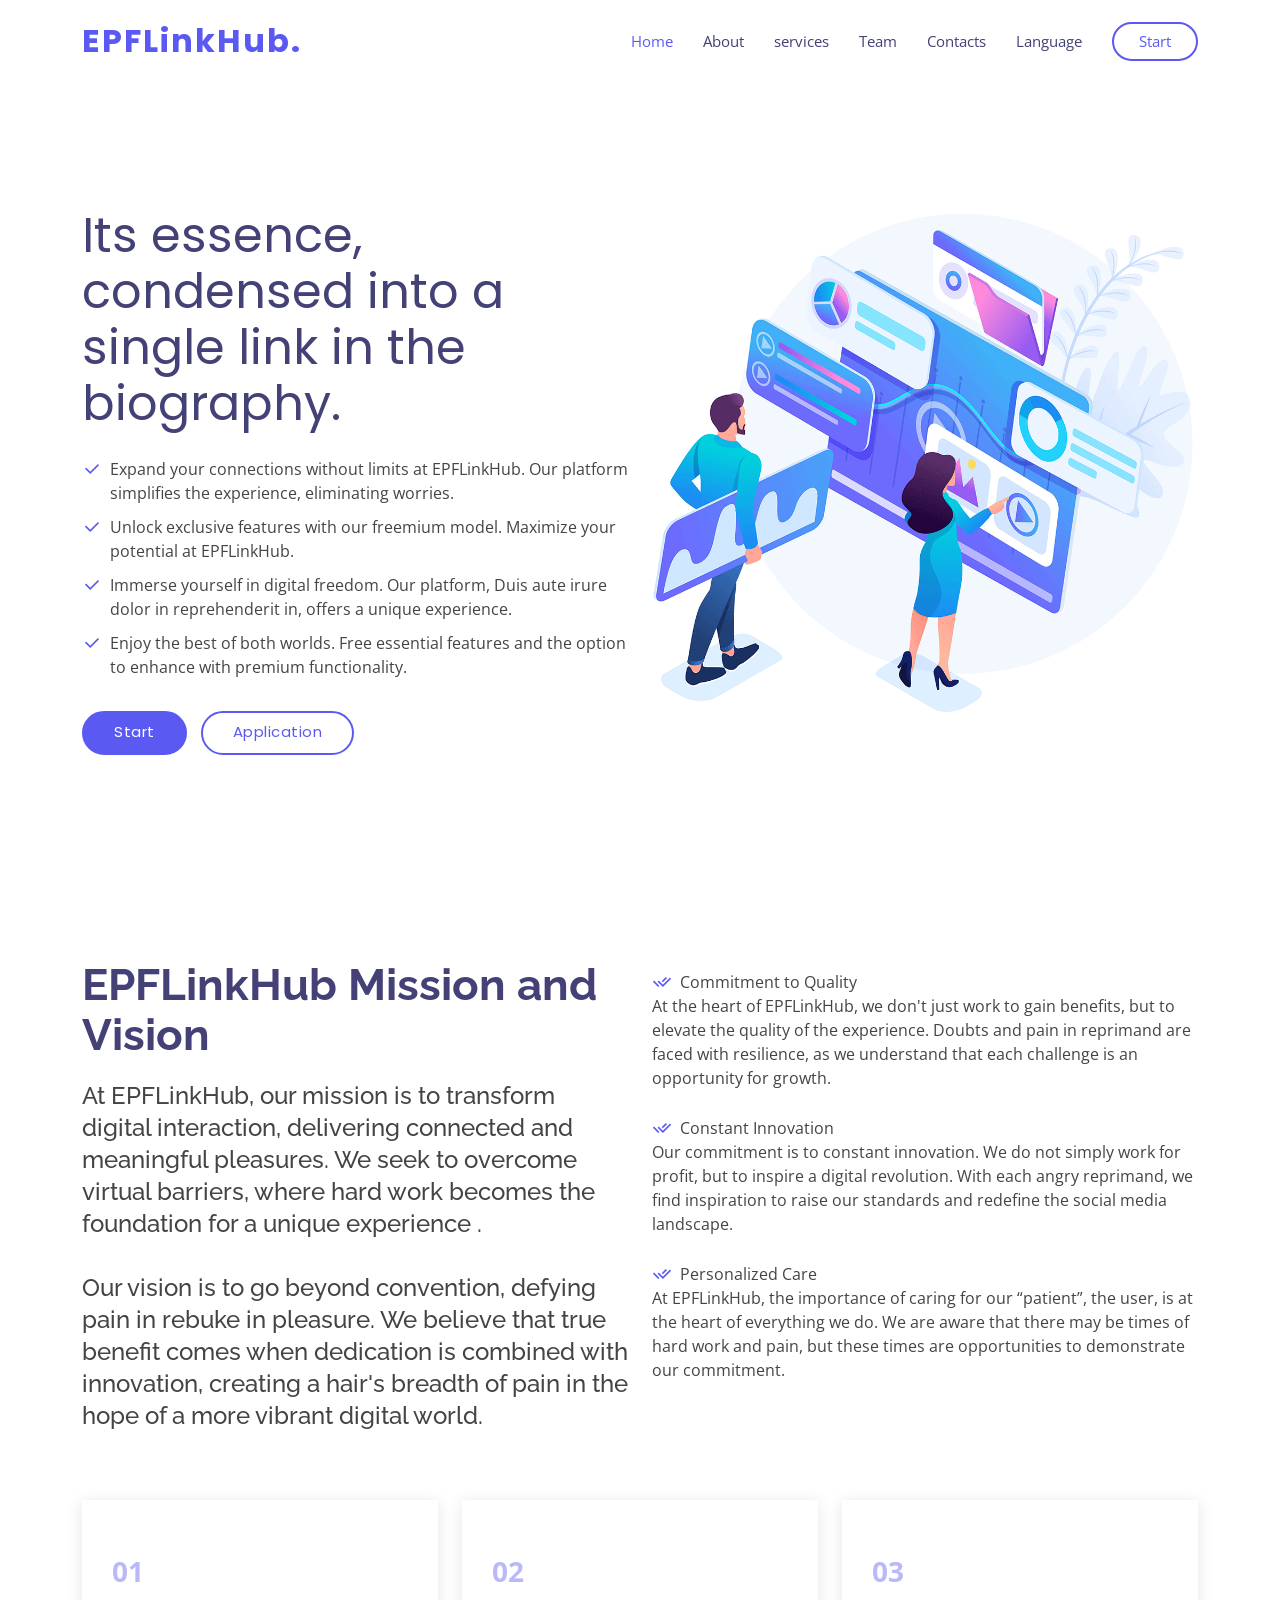
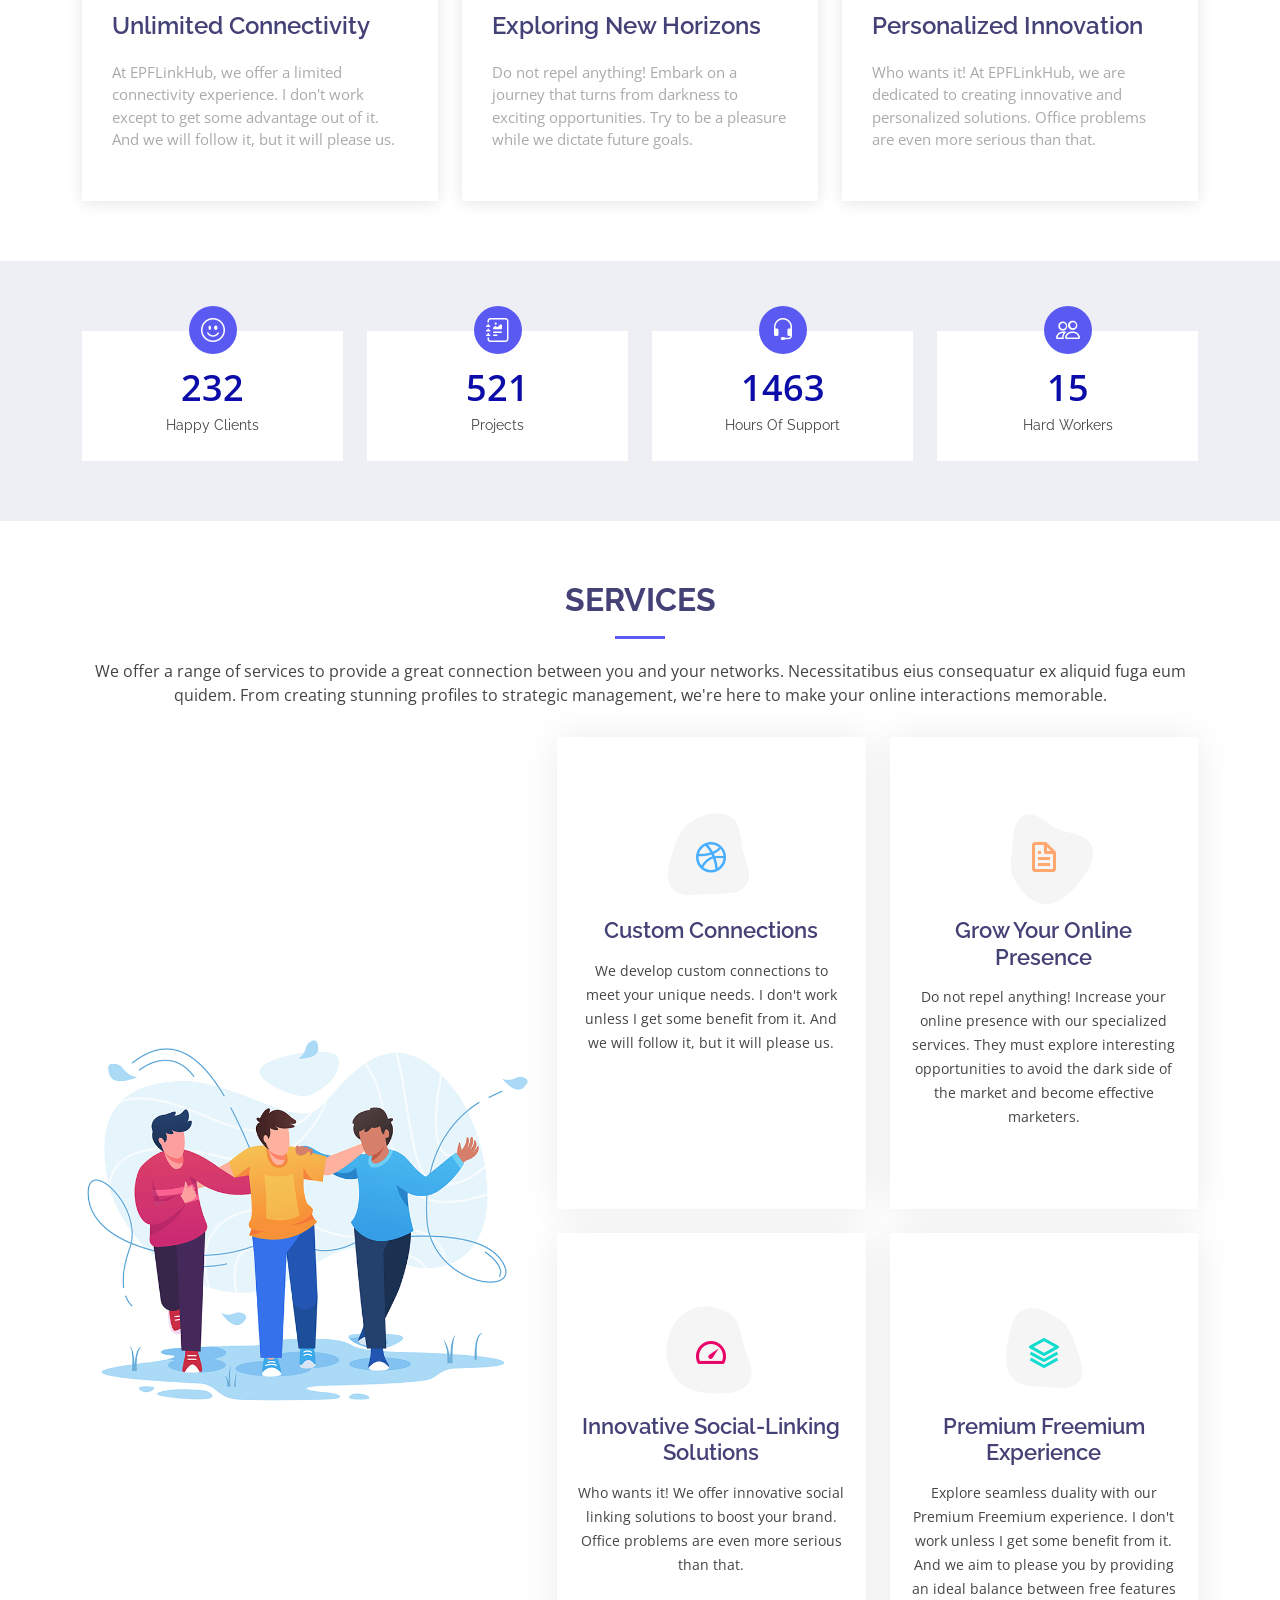
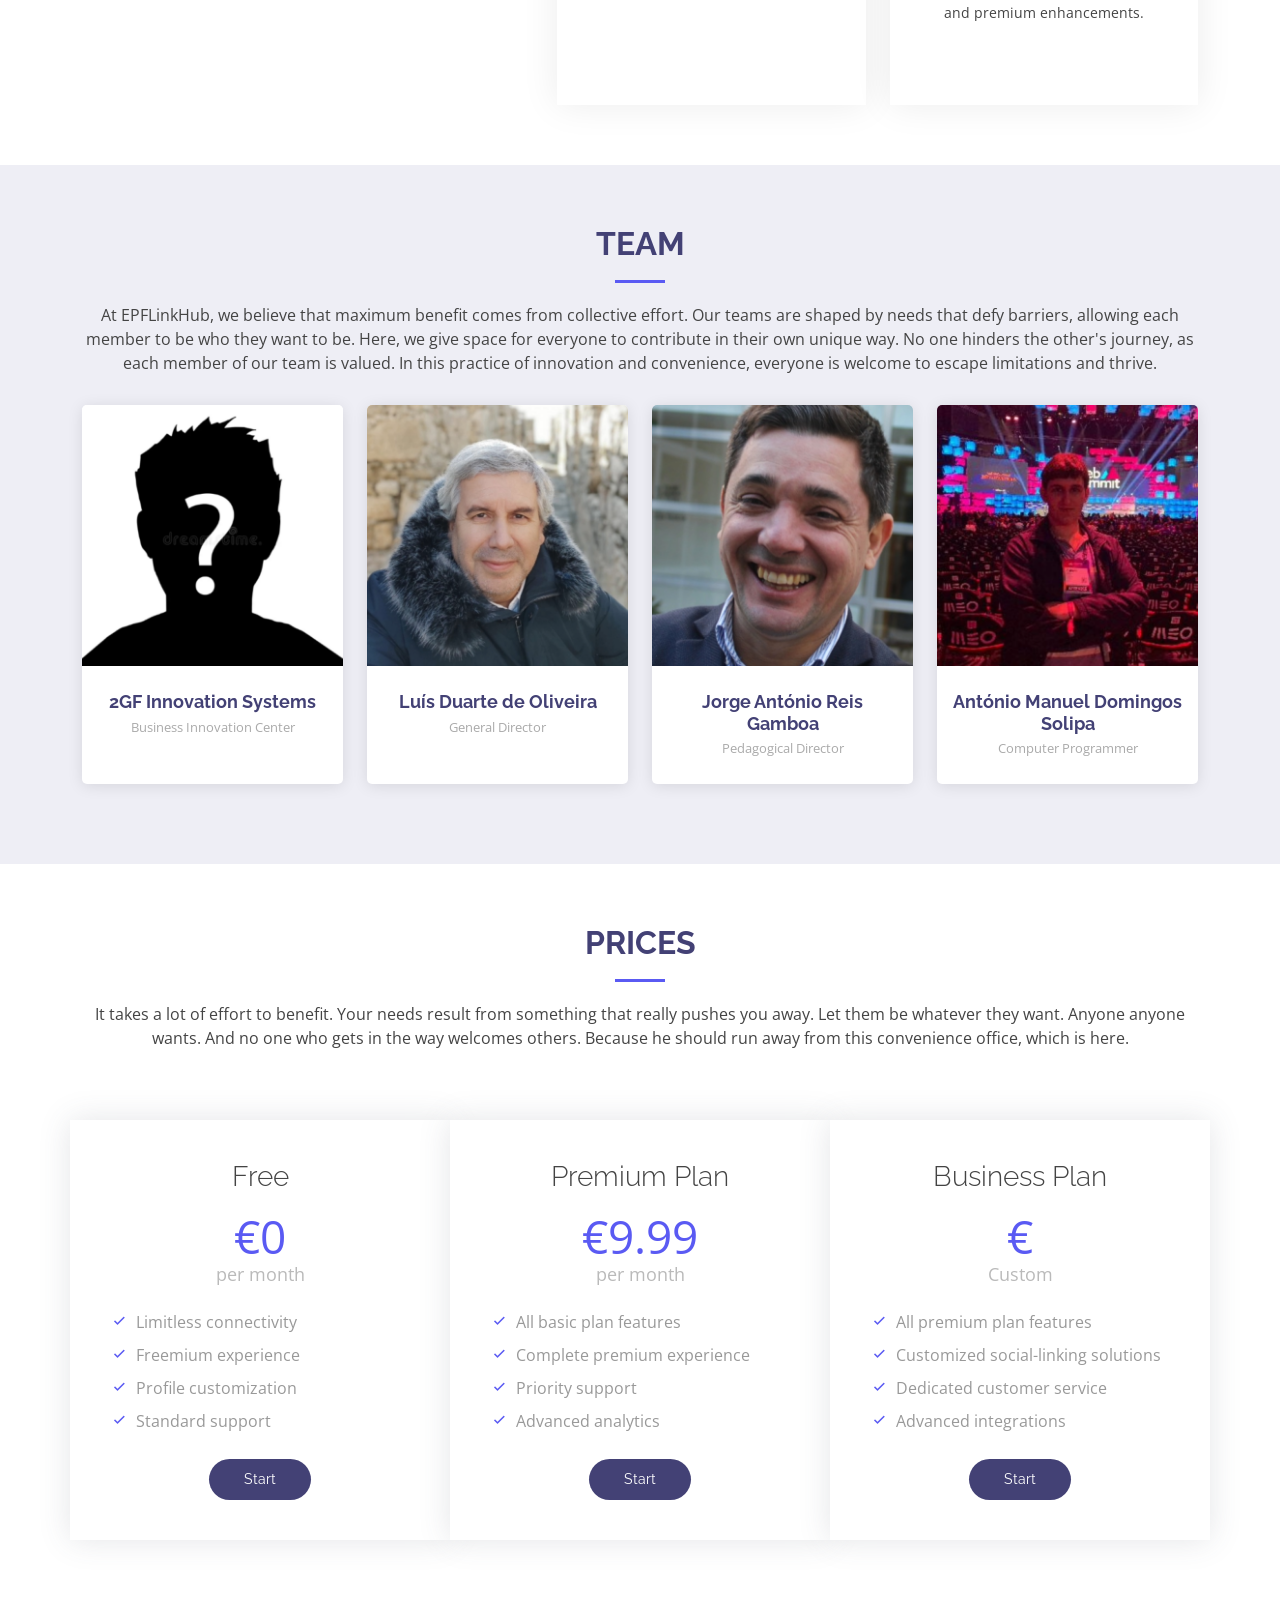
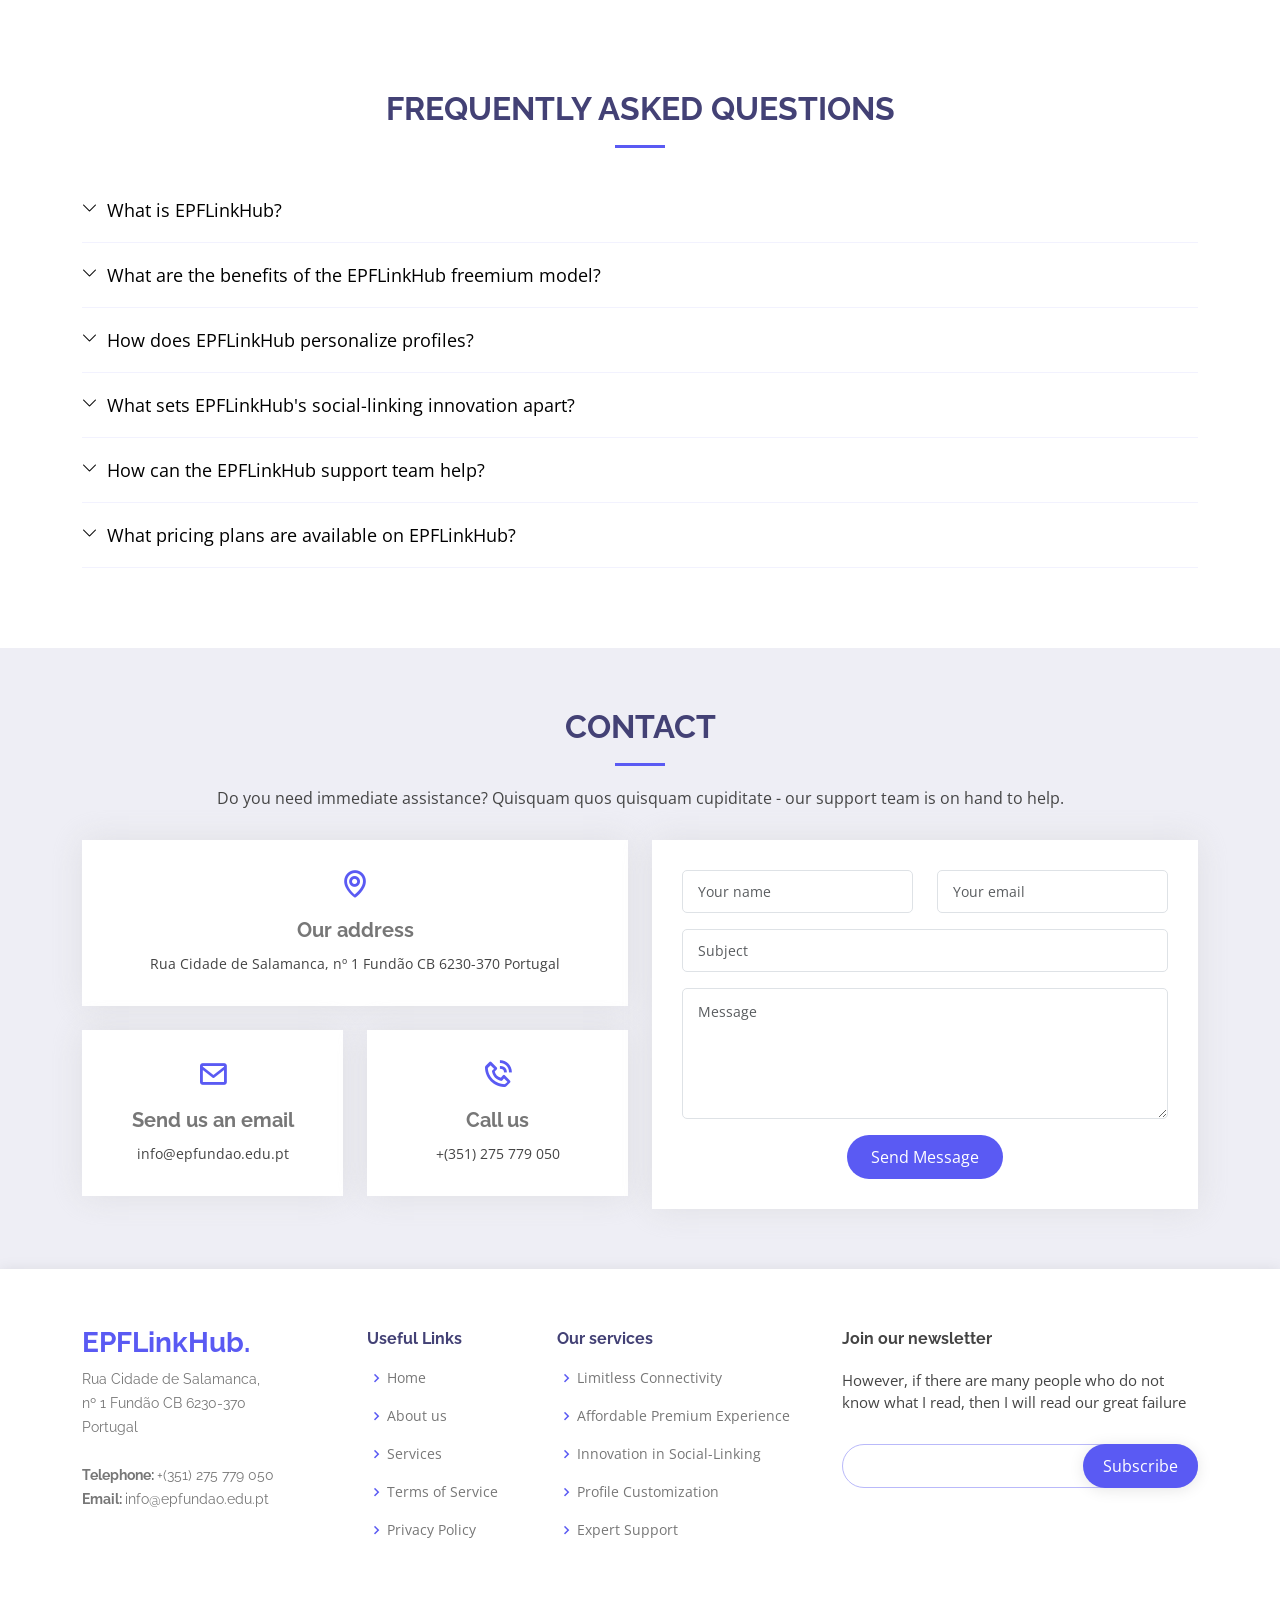
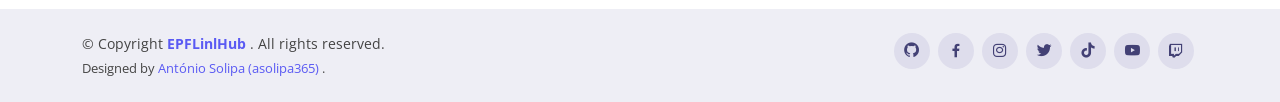
<file: English.html>
<!DOCTYPE html>
<html lang="en">

<head>
  <meta charset="utf-8">
  <meta content="width=device-width, initial-scale=1.0" name="viewport">

  <title> EPFLinkHub </title>
  <meta content="" name="description">
  <meta content="" name="keywords">

  <!-- Favicons -->
  <link rel="shortcut icon" href="/assets/img/favicon.png" type="image/x-icon">

  <!-- Google Fonts -->
  <link href="https://fonts.googleapis.com/css?family=Open+Sans:300,300i,400,400i,600,600i,700,700i|Raleway:300,300i,400,400i,500,500i,600,600i,700,700i|Poppins:300,300i,400,400i,500,500i,600,600i,700,700i" rel="stylesheet">

  <!-- Vendor CSS Files -->
  <link href="assets/vendor/bootstrap/css/bootstrap.min.css" rel="stylesheet">
  <link href="assets/vendor/bootstrap-icons/bootstrap-icons.css" rel="stylesheet">
  <link href="assets/vendor/boxicons/css/boxicons.min.css" rel="stylesheet">
  <link href="assets/vendor/glightbox/css/glightbox.min.css" rel="stylesheet">
  <link href="assets/vendor/remixicon/remixicon.css" rel="stylesheet">
  <link href="assets/vendor/swiper/swiper-bundle.min.css" rel="stylesheet">

  <!-- Template Main CSS File -->
  <link href="assets/css/style.css" rel="stylesheet">
</head>

<body>

  <!-- ======= Header ======= -->
  <header id="header" class="fixed-top ">
    <div class="container d-flex align-items-center justify-content-between">

      <h1 class="logo"><a href="index.html"> EPFLinkHub. </a></h1>
      <!-- Uncomment below if you prefer to use an image logo -->
      <!-- <a href="index.html" class="logo"><img src="assets/img/logo.png" alt="" class="img-fluid"></a>-->

      <nav id="navbar" class="navbar">
        <ul>
          <li><a class="nav-link scrollto active" href="#hero">Home</a></li>
          <li><a class="nav-link scrollto" href="#about">About</a></li>
          <li><a class="nav-link scrollto" href="#services">services</a></li>
          <li><a class="nav-link scrollto" href="#team">Team</a></li>
          <li><a class="nav-link scrollto" href="#contact">Contacts</a></li>
          <li><a class="nav-link scrollto" href="/index.html">Language</a></li>
          <li><a class="getstarted scrollto" href="#about">Start</a></li>
        </ul>
        <i class="bi bi-list mobile-nav-toggle"></i>
      </nav><!-- .navbar -->

    </div>
  </header><!-- End Header -->

  <!-- ======= Hero Section ======= -->
  <section id="hero" class="d-flex align-items-center">

    <div class="container">
      <div class="row">
        <div class="col-lg-6 pt-2 pt-lg-0 order-2 order-lg-1 d-flex flex-column justify-content-center">
          <h1> Its essence, condensed into a single link in the biography. </h1>
          <ul>
            <li><i class="ri-check-line"></i> Expand your connections without limits at EPFLinkHub. Our platform simplifies the experience, eliminating worries. </li>
            <li><i class="ri-check-line"></i> Unlock exclusive features with our freemium model. Maximize your potential at EPFLinkHub. </li>
            <li><i class="ri-check-line"></i> Immerse yourself in digital freedom. Our platform, Duis aute irure dolor in reprehenderit in, offers a unique experience. </li>
            <li><i class="ri-check-line"></i> Enjoy the best of both worlds. Free essential features and the option to enhance with premium functionality. </li>
          </ul>
          <div class="mt-3">
            <a href="#about" class="btn-get-started scrollto"> Start </a>
            <a href="" class="btn-get-quote"> Application </a>
          </div>
        </div>
        <div class="col-lg-6 order-1 order-lg-2 hero-img">
          <img src="assets/img/hero-img.png" class="img-fluid" alt="">
        </div>
      </div>
    </div>

  </section><!-- End Hero -->

  <main id="main">

    <!-- ======= About Section ======= -->
    <section id="about" class="about">
      <div class="container">

        <div class="row content">
          <div class="col-lg-6">
            <h2> EPFLinkHub Mission and Vision </h2>
             <h3> At EPFLinkHub, our mission is to transform digital interaction, delivering connected and meaningful pleasures. We seek to overcome virtual barriers, where hard work becomes the foundation for a unique experience .</h3> <br>
             <h3> Our vision is to go beyond convention, defying pain in rebuke in pleasure. We believe that true benefit comes when dedication is combined with innovation, creating a hair's breadth of pain in the hope of a more vibrant digital world. </h3>
          </div>
          <div class="col-lg-6 pt-4 pt-lg-0">
            <ul>
              <li><i class="ri-check-double-line"></i> Commitment to Quality </li>
              <p> At the heart of EPFLinkHub, we don't just work to gain benefits, but to elevate the quality of the experience. Doubts and pain in reprimand are faced with resilience, as we understand that each challenge is an opportunity for growth. </p>

              <li><i class="ri-check-double-line"></i> Constant Innovation </li>
              <p> Our commitment is to constant innovation. We do not simply work for profit, but to inspire a digital revolution. With each angry reprimand, we find inspiration to raise our standards and redefine the social media landscape. </p>

              <li><i class="ri-check-double-line"></i> Personalized Care </li>
              <p> At EPFLinkHub, the importance of caring for our “patient”, the user, is at the heart of everything we do. We are aware that there may be times of hard work and pain, but these times are opportunities to demonstrate our commitment. </p>
            </ul>
          </div>
        </div>

      </div>
    </section><!-- End About Section -->

    <!-- ======= Why Us Section ======= -->
    <section id="why-us" class="why-us">
      <div class="container">

        <div class="row">

          <div class="col-lg-4">
            <div class="box">
              <span> 01 </span>
              <h4> Unlimited Connectivity </h4>
              <p> At EPFLinkHub, we offer a limited connectivity experience. I don't work except to get some advantage out of it. And we will follow it, but it will please us. </p>
            </div>
          </div>

          <div class="col-lg-4 mt-4 mt-lg-0">
            <div class="box">
              <span> 02 </span>
              <h4> Exploring New Horizons </h4>
               <p> Do not repel anything! Embark on a journey that turns from darkness to exciting opportunities. Try to be a pleasure while we dictate future goals. </p>
            </div>
          </div>

          <div class="col-lg-4 mt-4 mt-lg-0">
            <div class="box">
              <span> 03 </span>
              <h4> Personalized Innovation </h4>
               <p> Who wants it! At EPFLinkHub, we are dedicated to creating innovative and personalized solutions. Office problems are even more serious than that. </p>
            </div>
          </div>

        </div>

      </div>
    </section><!-- End Why Us Section -->

    <!-- ======= Counts Section ======= -->
    <section id="counts" class="counts section-bg">
      <div class="container">

        <div class="row">

          <div class="col-lg-3 col-md-6">
            <div class="count-box">
              <i class="bi bi-emoji-smile"></i>
              <span data-purecounter-start="0" data-purecounter-end="232" data-purecounter-duration="1" class="purecounter"></span>
              <p> Happy Clients </p>
            </div>
          </div>

          <div class="col-lg-3 col-md-6 mt-5 mt-md-0">
            <div class="count-box">
              <i class="bi bi-journal-richtext"></i>
              <span data-purecounter-start="0" data-purecounter-end="521" data-purecounter-duration="1" class="purecounter"></span>
              <p> Projects </p>
            </div>
          </div>

          <div class="col-lg-3 col-md-6 mt-5 mt-lg-0">
            <div class="count-box">
              <i class="bi bi-headset"></i>
              <span data-purecounter-start="0" data-purecounter-end="1463" data-purecounter-duration="1" class="purecounter"></span>
              <p> Hours Of Support </p>
            </div>
          </div>

          <div class="col-lg-3 col-md-6 mt-5 mt-lg-0">
            <div class="count-box">
              <i class="bi bi-people"></i>
              <span data-purecounter-start="0" data-purecounter-end="15" data-purecounter-duration="1" class="purecounter"></span>
              <p> Hard Workers </p>
            </div>
          </div>

        </div>

      </div>
    </section><!-- End Counts Section -->
    
    <!-- ======= Services Section ======= -->
    <section id="services" class="services">
      <div class="container">

        <div class="section-title">
            <h2> Services</h2>
            <p> We offer a range of services to provide a great connection between you and your networks. Necessitatibus eius consequatur ex aliquid fuga eum quidem. From creating stunning profiles to strategic management, we're here to make your online interactions memorable. </p>
        </div>

        <div class="row">
          <div class="content col-xl-5 d-flex flex-column justify-content-center">
            <img src="assets/img/services.png" class="img-fluid" alt="">
          </div>
          <div class="col-xl-7">
            <div class="icon-boxes d-flex flex-column justify-content-center">
              <div class="row">
                <div class="col-lg-6 d-flex align-items-stretch" data-aos="zoom-in" data-aos-delay="100">
                  <div class="icon-box iconbox-blue">
                    <div class="icon">
                      <svg width="100" height="100" viewBox="0 0 600 600" xmlns="http://www.w3.org/2000/svg">
                        <path stroke="none" stroke-width="0" fill="#f5f5f5" d="M300,521.0016835830174C376.1290562159157,517.8887921683347,466.0731472004068,529.7835943286574,510.70327084640275,468.03025145048787C554.3714126377745,407.6079735673963,508.03601936045806,328.9844924480964,491.2728898941984,256.3432110539036C474.5976632858925,184.082847569629,479.9380746630129,96.60480741107993,416.23090153303,58.64404602377083C348.86323505073057,18.502131276798302,261.93793281208167,40.57373210992963,193.5410806939664,78.93577620505333C130.42746243093433,114.334589627462,98.30271207620316,179.96522072025542,76.75703585869454,249.04625023123273C51.97151888228291,328.5150500222984,13.704378332031375,421.85034740162234,66.52175969318436,486.19268352777647C119.04800174914682,550.1803526380478,217.28368757567262,524.383925680826,300,521.0016835830174"></path>
                      </svg>
                      <i class="bx bxl-dribbble"></i>
                    </div>
                    <h4><a href=""> Custom Connections </a></h4>
                     <p> We develop custom connections to meet your unique needs. I don't work unless I get some benefit from it. And we will follow it, but it will please us. </p>
                    </div>
                </div>

                <div class="col-lg-6 d-flex align-items-stretch mt-4 mt-lg-0" data-aos="zoom-in" data-aos-delay="200">
                  <div class="icon-box iconbox-orange ">
                    <div class="icon">
                      <svg width="100" height="100" viewBox="0 0 600 600" xmlns="http://www.w3.org/2000/svg">
                        <path stroke="none" stroke-width="0" fill="#f5f5f5" d="M300,582.0697525312426C382.5290701553225,586.8405444964366,449.9789794690241,525.3245884688669,502.5850820975895,461.55621195738473C556.606425686781,396.0723002908107,615.8543463187945,314.28637112970534,586.6730223649479,234.56875336149918C558.9533121215079,158.8439757836574,454.9685369536778,164.00468322053177,381.49747125262974,130.76875717737553C312.15926192815925,99.40240125094834,248.97055460311594,18.661163978235184,179.8680185752513,50.54337015887873C110.5421016452524,82.52863877960104,119.82277516462835,180.83849132639028,109.12597500060166,256.43424936330496C100.08760227029461,320.3096726198365,92.17705696193138,384.0621239912766,124.79988738764834,439.7174275375508C164.83382741302287,508.01625554203684,220.96474134820875,577.5009287672846,300,582.0697525312426"></path>
                      </svg>
                      <i class="bx bx-file"></i>
                    </div>
                    <h4><a href=""> Grow Your Online Presence </a></h4>
                     <p> Do not repel anything! Increase your online presence with our specialized services. They must explore interesting opportunities to avoid the dark side of the market and become effective marketers. </p>
                    </div>
                </div>

                <div class="col-lg-6 d-flex align-items-stretch mt-4" data-aos="zoom-in" data-aos-delay="300">
                  <div class="icon-box iconbox-pink">
                    <div class="icon">
                      <svg width="100" height="100" viewBox="0 0 600 600" xmlns="http://www.w3.org/2000/svg">
                        <path stroke="none" stroke-width="0" fill="#f5f5f5" d="M300,541.5067337569781C382.14930387511276,545.0595476570109,479.8736841581634,548.3450877840088,526.4010558755058,480.5488172755941C571.5218469581645,414.80211281144784,517.5187510058486,332.0715597781072,496.52539010469104,255.14436215662573C477.37192572678356,184.95920475031193,473.57363656557914,105.61284051026155,413.0603344069578,65.22779650032875C343.27470386102294,18.654635553484475,251.2091493199835,5.337323636656869,175.0934190732945,40.62881213300186C97.87086631185822,76.43348514350839,51.98124368387456,156.15599469081315,36.44837278890362,239.84606092416172C21.716077023791087,319.22268207091537,43.775223500013084,401.1760424656574,96.891909868211,461.97329694683043C147.22146801428983,519.5804099606455,223.5754009179313,538.201503339737,300,541.5067337569781"></path>
                      </svg>
                      <i class="bx bx-tachometer"></i>
                    </div>
                    <h4><a href=""> Innovative Social-Linking Solutions </a></h4>
                     <p> Who wants it! We offer innovative social linking solutions to boost your brand. Office problems are even more serious than that. </p>
                    </div>
                </div>

                <div class="col-lg-6 d-flex align-items-stretch mt-4" data-aos="zoom-in" data-aos-delay="100">
                  <div class="icon-box iconbox-teal">
                    <div class="icon">
                      <svg width="100" height="100" viewBox="0 0 600 600" xmlns="http://www.w3.org/2000/svg">
                        <path stroke="none" stroke-width="0" fill="#f5f5f5" d="M300,503.46388370962813C374.79870501325706,506.71871716319447,464.8034551963731,527.1746412648533,510.4981551193396,467.86667711651364C555.9287308511215,408.9015244558933,512.6030010748507,327.5744911775523,490.211057578863,256.5855673507754C471.097692560561,195.9906835881958,447.69079081568157,138.11976852964426,395.19560036434837,102.3242989838813C329.3053358748298,57.3949838291264,248.02791733380457,8.279543830951368,175.87071277845988,42.242879143198664C103.41431057327972,76.34704239035025,93.79494320519305,170.9812938413882,81.28167332365135,250.07896920659033C70.17666984294237,320.27484674793965,64.84698225790005,396.69656628748305,111.28512138212992,450.4950937839243C156.20124167950087,502.5303643271138,231.32542653798444,500.4755392045468,300,503.46388370962813"></path>
                      </svg>
                      <i class="bx bx-layer"></i>
                    </div>
                    <h4><a href=""> Premium Freemium Experience </a></h4>
                     <p> Explore seamless duality with our Premium Freemium experience. I don't work unless I get some benefit from it. And we aim to please you by providing an ideal balance between free features and premium enhancements. </p>
                    </div>
                </div>
              </div>
            </div><!-- End .content-->
          </div>
        </div>

      </div>
    </section><!-- End Services Section -->

    <!-- ======= Team Section ======= -->
    <section id="team" class="team section-bg">
      <div class="container">

        <div class="section-title">
            <h2> TEAM </h2>
            <p> At EPFLinkHub, we believe that maximum benefit comes from collective effort. Our teams are shaped by needs that defy barriers, allowing each member to be who they want to be. Here, we give space for everyone to contribute in their own unique way. No one hinders the other's journey, as each member of our team is valued. In this practice of innovation and convenience, everyone is welcome to escape limitations and thrive. </p>
        </div>

        <div class="row">

          <div class="col-lg-3 col-md-6 d-flex align-items-stretch">
            <div class="member">
              <div class="member-img">
                <img src="assets/img/team/2GF Sistemas de Inovação.png" class="img-fluid" alt="">
                <div class="social">
                  <a href=""><i class="bi bi-linkedin" target="_blank"></i></a>
                  <a href=""><i class="bi bi-facebook" target="_blank"></i></a>
                  <a href=""><i class="bi bi-instagram" target="_blank"></i></a>
                  <a href=""><i class="bi bi-twitter" target="_blank"></i></a>
                </div>
              </div>
              <div class="member-info">
                <h4> 2GF Innovation Systems </h4>
                <span> Business Innovation Center </span>
              </div>
            </div>
          </div>

          <div class="col-lg-3 col-md-6 d-flex align-items-stretch">
            <div class="member">
              <div class="member-img">
                <img src="assets/img/team/Luís Oliveira.png" class="img-fluid" alt="">
                <div class="social">
                  <a href="https://www.linkedin.com/in/lu%C3%ADs-oliveira-229796115/" target="_blank"><i class="bi bi-linkedin"></i></a>
                  <a href="https://www.facebook.com/luisduartedeoliveira" target="_blank"><i class="bi bi-facebook"></i></a>
                  <a href="https://www.instagram.com/lumiduol/" target="_blank"><i class="bi bi-instagram"></i></a>
                </div>
              </div>
              <div class="member-info">
                <h4> Luís Duarte de Oliveira </h4>
                <span> General Director </span>
              </div>
            </div>
          </div>

          <div class="col-lg-3 col-md-6 d-flex align-items-stretch">
            <div class="member">
              <div class="member-img">
                <img src="assets/img/team/Jorge Gamboa.png" class="img-fluid" alt="">
                <div class="social">
                  <a href="https://www.linkedin.com/in/jorge-gamboa-66829549/" target="_blank"><i class="bi bi-linkedin"></i></a>
                  <a href="https://www.facebook.com/jorge.gamboa.923" target="_blank"><i class="bi bi-facebook"></i></a>
                  <a href="https://www.instagram.com/a.jgamboa/" target="_blank"><i class="bi bi-instagram"></i></a>
                </div>
              </div>
              <div class="member-info">
                <h4> Jorge António Reis Gamboa </h4>
                <span> Pedagogical Director </span>
              </div>
            </div>
          </div>

          <div class="col-lg-3 col-md-6 d-flex align-items-stretch">
            <div class="member">
              <div class="member-img">
                <img src="assets/img/team/António Solipa.png" class="img-fluid" alt="">
                <div class="social">
                  <a href="https://github.com/asolipa365/" target="_blank"><i class="bi bi-github"></i></a>
                  <a href="https://www.linkedin.com/in/asolipa365/" target="_blank"><i class="bi bi-linkedin"></i></a>
                  <a href="https://www.facebook.com/asolipa365/" target="_blank"><i class="bi bi-facebook"></i></a>
                  <a href="https://www.instagram.com/asolipa365/" target="_blank"><i class="bi bi-instagram"></i></a>
                  <a href="https://twitter.com/asolipa365/" target="_blank"><i class="bi bi-twitter"></i></a>
                  <a href="https://www.twitch.tv/asolipa365/" target="_blank"><i class="bi bi-twitch"></i></a>
                </div>
              </div>
              <div class="member-info">
                <h4> António Manuel Domingos Solipa </h4>
                <span> Computer Programmer </span>
              </div>
            </div>
          </div>

        </div>

      </div>
    </section><!-- End Team Section -->

    <!-- ======= Pricing Section ======= -->
    <section id="pricing" class="pricing">
      <div class="container">

        <div class="section-title">
            <h2> Prices </h2>
            <p> It takes a lot of effort to benefit. Your needs result from something that really pushes you away. Let them be whatever they want. Anyone anyone wants. And no one who gets in the way welcomes others. Because he should run away from this convenience office, which is here. </p>
        </div>

        <div class="row no-gutters">
          <div class="col-lg-4 box">
            <h3> Free </h3>
            <h4> €0 <span> per month </span></h4>
            <ul>
               <li><i class="bx bx-check"></i> Limitless connectivity </li>
               <li><i class="bx bx-check"></i> Freemium experience </li>
               <li><i class="bx bx-check"></i> Profile customization </li>
               <li><i class="bx bx-check"></i> Standard support </li>
            </ul>
            <a href="#" class="btn-buy"> Start </a>
          </div>

          <div class="col-lg-4 box">
            <h3> Premium Plan </h3>
            <h4> €9.99 <span> per month </span></h4>
            <ul>
                <li><i class="bx bx-check"></i> All basic plan features </li>
                <li><i class="bx bx-check"></i> Complete premium experience </li>
                <li><i class="bx bx-check"></i> Priority support </li>
                <li><i class="bx bx-check"></i> Advanced analytics </li>
            </ul>
            <a href="#" class="btn-buy"> Start </a>
          </div>

          <div class="col-lg-4 box">
            <h3> Business Plan </h3>
            <h4> € <span> Custom </span></h4>
            <ul>
                <li><i class="bx bx-check"></i> All premium plan features </li>
                <li><i class="bx bx-check"></i> Customized social-linking solutions </li>
                <li><i class="bx bx-check"></i> Dedicated customer service </li>
                <li><i class="bx bx-check"></i> Advanced integrations </li>
            </ul>
            <a href="#" class="btn-buy"> Start </a>
          </div>

        </div>

      </div>
    </section><!-- End Pricing Section -->

    <!-- ======= Frequently Asked Questions Section ======= -->
    <section id="faq" class="faq">
      <div class="container">

        <div class="section-title">
            <h2> FREQUENTLY ASKED QUESTIONS </h2>
        </div>

        <ul class="faq-list">

          <li>
            <div data-bs-toggle="collapse" class="collapsed question" href="#faq1"> What is EPFLinkHub? <i class="bi bi-chevron-down icon-show"></i><i class="bi bi-chevron-up icon-close"></i></div>
            <div id="faq1" class="collapse" data-bs-parent=".faq-list">
              <p>
                EPFLinkHub is a social-linking and social networking platform that offers an innovative experience to expand your online connections and strengthen your digital presence.
              </p>
            </div>
          </li>

          <li>
            <div data-bs-toggle="collapse" href="#faq2" class="collapsed question"> What are the benefits of the EPFLinkHub freemium model? <i class="bi bi-chevron-down icon-show"></i><i class="bi bi-chevron-up icon-close"></i></div>
            <div id="faq2" class="collapse" data-bs-parent=".faq-list">
              <p>
                EPFLinkHub's freemium model offers free access to essential features, allowing everyone to try the platform. Users can then choose to enhance their experience with premium features at affordable prices.              </p>
            </div>
          </li>

          <li>
            <div data-bs-toggle="collapse" href="#faq3" class="collapsed question"> How does EPFLinkHub personalize profiles? <i class="bi bi-chevron-down icon-show"></i><i class="bi bi-chevron-up icon-close"></i></div>
            <div id="faq3" class="collapse" data-bs-parent=".faq-list">
              <p>
                EPFLinkHub excels at profile customization, offering attractive layouts and tools to create an authentic and unique online presence. From design to content, we make sure you stand out.              </p>
            </div>
          </li>

          <li>
            <div data-bs-toggle="collapse" href="#faq4" class="collapsed question"> What sets EPFLinkHub's social-linking innovation apart? <i class="bi bi-chevron-down icon-show"></i><i class="bi bi-chevron-up icon-close"></i></div>
            <div id="faq4" class="collapse" data-bs-parent=".faq-list">
              <p>
                We are at the forefront of social-linking innovation, utilizing advanced algorithms and trend analysis to boost your online presence. We keep you ahead of social media dynamics.              </p>
            </div>
          </li>

          <li>
            <div data-bs-toggle="collapse" href="#faq5" class="collapsed question"> How can the EPFLinkHub support team help? <i class="bi bi-chevron-down icon-show"></i><i class="bi bi-chevron-up icon-close"></i></div>
            <div id="faq5" class="collapse" data-bs-parent=".faq-list">
              <p>
                Our expert support team is ready to help with all your questions and concerns. From basic to advanced, we provide ongoing assistance to ensure a smooth EPFLinkHub experience.              </p>
            </div>
          </li>

          <li>
            <div data-bs-toggle="collapse" href="#faq6" class="collapsed question"> What pricing plans are available on EPFLinkHub? <i class="bi bi-chevron-down icon-show"></i><i class="bi bi-chevron-up icon-close"></i></div>
            <div id="faq6" class="collapse" data-bs-parent=".faq-list">
              <p>
                EPFLinkHub offers a variety of plans, from free to premium options. Each plan is designed to meet different needs, providing a personalized experience for all users.
              </p>
            </div>
          </li>

        </ul>

      </div>
    </section><!-- End Frequently Asked Questions Section -->

    <!-- ======= Contact Section ======= -->
    <section id="contact" class="contact section-bg">
      <div class="container">

        <div class="section-title">
            <h2> CONTACT </h2>
            <p> Do you need immediate assistance? Quisquam quos quisquam cupiditate - our support team is on hand to help. </p>
        </div>

        <div class="row">

          <div class="col-lg-6">

            <div class="row">
              <div class="col-md-12">
                <div class="info-box">
                  <i class="bx bx-map"></i>
                  <h3> Our address </h3>
                   <p> Rua Cidade de Salamanca, nº 1 Fundão CB 6230-370 Portugal </p>
                </div>
              </div>
              <div class="col-md-6">
                <div class="info-box mt-4">
                  <i class="bx bx-envelope"></i>
                  <h3> Send us an email </h3>
                   <p> info@epfundao.edu.pt </p>
                </div>
              </div>
              <div class="col-md-6">
                <div class="info-box mt-4">
                  <i class="bx bx-phone-call"></i>
                  <h3> Call us </h3>
                   <p> +(351) 275 779 050 </p>
                </div>
              </div>
            </div>

          </div>

          <div class="col-lg-6 mt-4 mt-lg-0">
            <form action="forms/contact.php" method="post" role="form" class="php-email-form">
              <div class="row">
                <div class="col-md-6 form-group">
                  <input type="text" name="name" class="form-control" id="name" placeholder="Your name" required>
                </div>
                <div class="col-md-6 form-group mt-3 mt-md-0">
                  <input type="email" class="form-control" name="email" id="email" placeholder="Your email" required>
                </div>
              </div>
              <div class="form-group mt-3">
                <input type="text" class="form-control" name="subject" id="subject" placeholder="Subject" required>
              </div>
              <div class="form-group mt-3">
                <textarea class="form-control" name="message" rows="5" placeholder="Message" required></textarea>
              </div>
              <div class="my-3">
                <div class="loading"> Loading </div>
                <div class="error-message"></div>
                <div class="sent-message"> Your message was sent. Thanks! </div>
              </div>
              <div class="text-center"><button type="submit"> Send Message </button></div>
            </form>
          </div>

        </div>

      </div>
    </section><!-- End Contact Section -->

  </main><!-- End #main -->

  <!-- ======= Footer ======= -->
  <footer id="footer">

    <div class="footer-top">
      <div class="container">
        <div class="row">

          <div class="col-lg-3 col-md-6 footer-contact">
            <h3> EPFLinkHub. </h3>
            <p>
                Rua Cidade de Salamanca, <br>
                nº 1 Fundão CB 6230-370 <br>
                Portugal <br><br>
                <strong> Telephone: </strong> +(351) 275 779 050 <br>
                <strong> Email: </strong> info@epfundao.edu.pt <br>
            </p>
          </div>

          <div class="col-lg-2 col-md-6 footer-links">
            <h4>Useful Links</h4>
            <ul>
              <li><i class="bx bx-chevron-right"></i> <a href="#"> Home </a></li>
              <li><i class="bx bx-chevron-right"></i> <a href="#"> About us </a></li>
              <li><i class="bx bx-chevron-right"></i> <a href="#"> Services </a></li>
              <li><i class="bx bx-chevron-right"></i> <a href="#"> Terms of Service </a></li>
              <li><i class="bx bx-chevron-right"></i> <a href="#"> Privacy Policy </a></li>
            </ul>
          </div>

          <div class="col-lg-3 col-md-6 footer-links">
            <h4>Our services</h4>
            <ul>
              <li><i class="bx bx-chevron-right"></i> <a href="#"> Limitless Connectivity </a></li>
              <li><i class="bx bx-chevron-right"></i> <a href="#"> Affordable Premium Experience </a></li>
              <li><i class="bx bx-chevron-right"></i> <a href="#"> Innovation in Social-Linking </a></li>
              <li><i class="bx bx-chevron-right"></i> <a href="#"> Profile Customization </a></li>
              <li><i class="bx bx-chevron-right"></i> <a href="#"> Expert Support </a></li>
            </ul>
          </div>

          <div class="col-lg-4 col-md-6 footer-newsletter">
            <h4> Join our newsletter </h4>
            <p> However, if there are many people who do not know what I read, then I will read our great failure </p>
            <form action="" method="post">
              <input type="email" name="email"><input type="submit" value="Subscribe">
            </form>
          </div>

        </div>
      </div>
    </div>

    <div class="container d-md-flex py-4">

      <div class="me-md-auto text-center text-md-start">
        <div class="copyright">
          &copy; Copyright <strong><span><a href="https://www.github.com/EPFLinkHub/" target="_blank"> EPFLinlHub </a></span></strong>. All rights reserved.
        </div>
        <div class="credits">
            Designed by <a href="https://www.github.com/asolipa365" target="_blank"> António Solipa (asolipa365) </a>.
        </div>
      </div>
      <div class="social-links text-center text-md-right pt-3 pt-md-0">
        <a href="https://www.github.com/EPFLinkHub/" target="_blank" class="github"><i class="bx bxl-github"></i></a>
        <a href="https://www.facebook.com/profile.php?id=61555356876441" target="_blank" class="facebook"><i class="bx bxl-facebook"></i></a>
        <a href="https://www.instagram.com/epflinkhub/" target="_blank" class="instagram"><i class="bx bxl-instagram"></i></a>
        <a href="https://twitter.com/EPFLinkHub" target="_blank" class="twitter"><i class="bx bxl-twitter"></i></a>
        <a href="https://www.tiktok.com/@epflinkhub" target="_blank" class="tiktok"><i class="bx bxl-tiktok"></i></a>
        <a href="https://www.youtube.com/@EPFLinkHub" target="_blank" class="youtube"><i class="bx bxl-youtube"></i></a>
        <a href="https://www.twitch.tv/epflinkhub/" target="_blank" class="twitch"><i class="bx bxl-twitch"></i></a>
      </div>
    </div>
  </footer><!-- End Footer -->

  <a href="#" class="back-to-top d-flex align-items-center justify-content-center"><i class="bi bi-arrow-up-short"></i></a>

  <!-- Vendor JS Files -->
  <script src="assets/vendor/purecounter/purecounter_vanilla.js"></script>
  <script src="assets/vendor/bootstrap/js/bootstrap.bundle.min.js"></script>
  <script src="assets/vendor/glightbox/js/glightbox.min.js"></script>
  <script src="assets/vendor/isotope-layout/isotope.pkgd.min.js"></script>
  <script src="assets/vendor/swiper/swiper-bundle.min.js"></script>
  <script src="assets/vendor/php-email-form/validate.js"></script>

  <!-- Template Main JS File -->
  <script src="assets/js/main.js"></script>

</body>

</html>
</file>
<file: assets/css/style.css>
/*--------------------------------------------------------------
# General
--------------------------------------------------------------*/
body {
  font-family: "Open Sans", sans-serif;
  color: #444444;
}

a {
  text-decoration: none;
  color: #5a5af3;
}

a:hover {
  color: #2a2af0;
  text-decoration: none;
}

h1,
h2,
h3,
h4,
h5,
h6 {
  font-family: "Raleway", sans-serif;
}

/*--------------------------------------------------------------
# Back to top button
--------------------------------------------------------------*/
.back-to-top {
  position: fixed;
  visibility: hidden;
  opacity: 0;
  right: 15px;
  bottom: 15px;
  z-index: 996;
  background: #5a5af3;
  width: 40px;
  height: 40px;
  border-radius: 50px;
  transition: all 0.4s;
}

.back-to-top i {
  font-size: 24px;
  color: #fff;
  line-height: 0;
}

.back-to-top:hover {
  background: #8080f6;
  color: #fff;
}

.back-to-top.active {
  visibility: visible;
  opacity: 1;
}

/*--------------------------------------------------------------
# Header
--------------------------------------------------------------*/
#header {
  transition: all 0.5s;
  z-index: 997;
  padding: 20px 0;
  background: #fff;
}

#header.header-scrolled,
#header.header-inner-pages {
  padding: 12px 0;
  box-shadow: 0px 2px 15px rgba(0, 0, 0, 0.1);
}

#header .logo {
  font-size: 32px;
  margin: 0;
  padding: 0;
  line-height: 1;
  font-weight: 700;
  letter-spacing: 2px;
  font-family: "Poppins", sans-serif;
}

#header .logo a {
  color: #5a5af3;
}

#header .logo img {
  max-height: 40px;
}

@media (max-width: 992px) {
  #header {
    padding: 12px 0;
  }
}

/*--------------------------------------------------------------
# Navigation Menu
--------------------------------------------------------------*/
/**
* Desktop Navigation 
*/
.navbar {
  padding: 0;
}

.navbar ul {
  margin: 0;
  padding: 0;
  display: flex;
  list-style: none;
  align-items: center;
}

.navbar li {
  position: relative;
}

.navbar a,
.navbar a:focus {
  display: flex;
  align-items: center;
  justify-content: space-between;
  padding: 10px 0 10px 30px;
  font-size: 15px;
  color: #434175;
  white-space: nowrap;
  transition: 0.3s;
}

.navbar a i,
.navbar a:focus i {
  font-size: 12px;
  line-height: 0;
  margin-left: 5px;
}

.navbar a:hover,
.navbar .active,
.navbar .active:focus,
.navbar li:hover>a {
  color: #5a5af3;
}

.navbar .getstarted,
.navbar .getstarted:focus {
  padding: 6px 25px;
  margin-left: 30px;
  border-radius: 50px;
  color: #5a5af3;
  border: 2px solid #5a5af3;
}

.navbar .getstarted:hover,
.navbar .getstarted:focus:hover {
  color: #fff;
  background: #7272f5;
}

.navbar .dropdown ul {
  display: block;
  position: absolute;
  left: 14px;
  top: calc(100% + 30px);
  margin: 0;
  padding: 10px 0;
  z-index: 99;
  opacity: 0;
  visibility: hidden;
  background: #fff;
  box-shadow: 0px 0px 30px rgba(127, 137, 161, 0.25);
  transition: 0.3s;
  border-radius: 4px;
}

.navbar .dropdown ul li {
  min-width: 200px;
}

.navbar .dropdown ul a {
  padding: 10px 20px;
  font-size: 15px;
  text-transform: none;
}

.navbar .dropdown ul a i {
  font-size: 12px;
}

.navbar .dropdown ul a:hover,
.navbar .dropdown ul .active:hover,
.navbar .dropdown ul li:hover>a {
  color: #5a5af3;
}

.navbar .dropdown:hover>ul {
  opacity: 1;
  top: 100%;
  visibility: visible;
}

.navbar .dropdown .dropdown ul {
  top: 0;
  left: calc(100% - 30px);
  visibility: hidden;
}

.navbar .dropdown .dropdown:hover>ul {
  opacity: 1;
  top: 0;
  left: 100%;
  visibility: visible;
}

@media (max-width: 1366px) {
  .navbar .dropdown .dropdown ul {
    left: -90%;
  }

  .navbar .dropdown .dropdown:hover>ul {
    left: -100%;
  }
}

/**
* Mobile Navigation 
*/
.mobile-nav-toggle {
  color: #434175;
  font-size: 28px;
  cursor: pointer;
  display: none;
  line-height: 0;
  transition: 0.5s;
}

.mobile-nav-toggle.bi-x {
  color: #fff;
}

@media (max-width: 991px) {
  .mobile-nav-toggle {
    display: block;
  }

  .navbar ul {
    display: none;
  }
}

.navbar-mobile {
  position: fixed;
  overflow: hidden;
  top: 0;
  right: 0;
  left: 0;
  bottom: 0;
  background: rgba(48, 47, 84, 0.9);
  transition: 0.3s;
}

.navbar-mobile .mobile-nav-toggle {
  position: absolute;
  top: 15px;
  right: 15px;
}

.navbar-mobile ul {
  display: block;
  position: absolute;
  top: 55px;
  right: 15px;
  bottom: 15px;
  left: 15px;
  padding: 10px 0;
  border-radius: 10px;
  background-color: #fff;
  overflow-y: auto;
  transition: 0.3s;
}

.navbar-mobile a,
.navbar-mobile a:focus {
  padding: 10px 20px;
  font-size: 15px;
  color: #434175;
}

.navbar-mobile a:hover,
.navbar-mobile .active,
.navbar-mobile li:hover>a {
  color: #5a5af3;
}

.navbar-mobile .getstarted,
.navbar-mobile .getstarted:focus {
  margin: 15px;
}

.navbar-mobile .dropdown ul {
  position: static;
  display: none;
  margin: 10px 20px;
  padding: 10px 0;
  z-index: 99;
  opacity: 1;
  visibility: visible;
  background: #fff;
  box-shadow: 0px 0px 30px rgba(127, 137, 161, 0.25);
}

.navbar-mobile .dropdown ul li {
  min-width: 200px;
}

.navbar-mobile .dropdown ul a {
  padding: 10px 20px;
}

.navbar-mobile .dropdown ul a i {
  font-size: 12px;
}

.navbar-mobile .dropdown ul a:hover,
.navbar-mobile .dropdown ul .active:hover,
.navbar-mobile .dropdown ul li:hover>a {
  color: #5a5af3;
}

.navbar-mobile .dropdown>.dropdown-active {
  display: block;
}

/*--------------------------------------------------------------
# Hero Section
--------------------------------------------------------------*/
#hero {
  width: 100%;
  height: 100vh;
  background: white;
  border-bottom: 2px solid white;
}

#hero .container {
  padding-top: 80px;
}

#hero h1 {
  margin: 0;
  font-size: 48px;
  font-weight: 400;
  line-height: 56px;
  color: #434175;
  font-family: "Poppins", sans-serif;
}

#hero h2 {
  margin: 10px 0 0 0;
  font-size: 20px;
}

#hero ul {
  margin-top: 15px;
  list-style: none;
  padding: 0;
}

#hero ul li {
  padding: 10px 0 0 28px;
  position: relative;
}

#hero ul i {
  left: 0;
  top: 7px;
  position: absolute;
  font-size: 20px;
  color: #5a5af3;
}

#hero .btn-get-started,
#hero .btn-get-quote {
  font-family: "Poppins", sans-serif;
  font-weight: 400;
  font-size: 15px;
  letter-spacing: 0.5px;
  display: inline-block;
  padding: 8px 30px 9px 30px;
  margin-bottom: 15px;
  border-radius: 3px;
  transition: 0.5s;
  border-radius: 50px;
}

#hero .btn-get-started {
  background: #5a5af3;
  color: #fff;
  border: 2px solid #5a5af3;
  margin-right: 10px;
}

#hero .btn-get-started:hover {
  background: #7272f5;
  border-color: #7272f5;
}

#hero .btn-get-quote {
  color: #5a5af3;
  border: 2px solid #5a5af3;
}

#hero .btn-get-quote:hover {
  background: #5a5af3;
  color: #fff;
}

@media (min-width: 1024px) {
  #hero {
    background-attachment: fixed;
  }
}

@media (max-width: 991px) {
  #hero .hero-img {
    text-align: center;
  }

  #hero .hero-img img {
    width: 50%;
  }
}

@media (max-width: 768px) {
  #hero h1 {
    font-size: 28px;
    line-height: 36px;
  }

  #hero h2 {
    font-size: 18px;
    line-height: 24px;
    margin-bottom: 30px;
  }

  #hero .hero-img img {
    width: 70%;
  }
}

@media (max-width: 575px) {
  #hero {
    text-align: center;
  }

  #hero ul {
    text-align: left;
    font-size: 14px;
  }

  #hero .hero-img img {
    width: 80%;
  }

  #hero .btn-get-started,
  #hero .btn-get-quote {
    padding-left: 18px;
    padding-right: 18px;
    font-size: 14px;
  }
}

/*--------------------------------------------------------------
# Sections General
--------------------------------------------------------------*/
section {
  padding: 60px 0;
}

.section-bg {
  background-color: #eeeef5;
}

.section-title {
  text-align: center;
  padding-bottom: 30px;
}

.section-title h2 {
  font-size: 32px;
  font-weight: bold;
  text-transform: uppercase;
  margin-bottom: 20px;
  padding-bottom: 20px;
  position: relative;
  color: #434175;
}

.section-title h2::after {
  content: "";
  position: absolute;
  display: block;
  width: 50px;
  height: 3px;
  background: #5a5af3;
  bottom: 0;
  left: calc(50% - 25px);
}

.section-title p {
  margin-bottom: 0;
}

/*--------------------------------------------------------------
# About
--------------------------------------------------------------*/
.about .content h2 {
  font-weight: 700;
  font-size: 44px;
  line-height: 50px;
  margin-bottom: 20px;
  color: #434175;
}

.about .content h3 {
  font-weight: 500;
  line-height: 32px;
  font-size: 24px;
}

.about .content ul {
  list-style: none;
  padding: 0;
}

.about .content ul li {
  padding: 10px 0 0 28px;
  position: relative;
}

.about .content ul i {
  left: 0;
  top: 7px;
  position: absolute;
  font-size: 20px;
  color: #5a5af3;
}

.about .content p:last-child {
  margin-bottom: 0;
}

/*--------------------------------------------------------------
# Why Us
--------------------------------------------------------------*/
.why-us {
  padding-top: 0;
}

.why-us .box {
  padding: 50px 30px;
  box-shadow: 0px 2px 15px rgba(0, 0, 0, 0.1);
  transition: all ease-in-out 0.3s;
}

.why-us .box span {
  display: block;
  font-size: 28px;
  font-weight: 700;
  color: #b9b9fa;
}

.why-us .box h4 {
  font-size: 24px;
  font-weight: 600;
  padding: 0;
  margin: 20px 0;
  color: #434175;
}

.why-us .box p {
  color: #aaaaaa;
  font-size: 15px;
  margin: 0;
  padding: 0;
}

.why-us .box:hover {
  background: #5a5af3;
  padding: 30px 30px 70px 30px;
  box-shadow: 10px 15px 30px rgba(0, 0, 0, 0.18);
}

.why-us .box:hover span,
.why-us .box:hover h4,
.why-us .box:hover p {
  color: #fff;
}

/*--------------------------------------------------------------
# Counts
--------------------------------------------------------------*/
.counts {
  padding: 70px 0 60px;
}

.counts .count-box {
  padding: 30px 30px 25px 30px;
  width: 100%;
  position: relative;
  text-align: center;
  background: #fff;
}

.counts .count-box i {
  position: absolute;
  top: -25px;
  left: 50%;
  transform: translateX(-50%);
  font-size: 24px;
  background: #5a5af3;
  color: #fff;
  border-radius: 50px;
  width: 48px;
  height: 48px;
  display: inline-flex;
  align-items: center;
  justify-content: center;
}

.counts .count-box span {
  font-size: 36px;
  display: block;
  font-weight: 600;
  color: #0c0ca8;
}

.counts .count-box p {
  padding: 0;
  margin: 0;
  font-family: "Raleway", sans-serif;
  font-size: 14px;
}

/*--------------------------------------------------------------
# Services
--------------------------------------------------------------*/
.services .icon-box {
  text-align: center;
  padding: 70px 20px 80px 20px;
  transition: all ease-in-out 0.3s;
  background: #fff;
  box-shadow: 0px 0 35px 0 rgba(0, 0, 0, 0.08);
}

.services .icon-box .icon {
  margin: 0 auto;
  width: 100px;
  height: 100px;
  display: flex;
  align-items: center;
  justify-content: center;
  transition: ease-in-out 0.3s;
  position: relative;
}

.services .icon-box .icon i {
  font-size: 36px;
  transition: 0.5s;
  position: relative;
}

.services .icon-box .icon svg {
  position: absolute;
  top: 0;
  left: 0;
}

.services .icon-box .icon svg path {
  transition: 0.5s;
  fill: #f5f5f5;
}

.services .icon-box h4 {
  font-weight: 600;
  margin: 10px 0 15px 0;
  font-size: 22px;
}

.services .icon-box h4 a {
  color: #434175;
  transition: ease-in-out 0.3s;
}

.services .icon-box p {
  line-height: 24px;
  font-size: 14px;
  margin-bottom: 0;
}

.services .icon-box:hover {
  border-color: #fff;
  box-shadow: 0px 0 35px 0 rgba(0, 0, 0, 0.08);
}

.services .iconbox-blue i {
  color: #47aeff;
}

.services .iconbox-blue:hover .icon i {
  color: #fff;
}

.services .iconbox-blue:hover .icon path {
  fill: #47aeff;
}

.services .iconbox-orange i {
  color: #ffa76e;
}

.services .iconbox-orange:hover .icon i {
  color: #fff;
}

.services .iconbox-orange:hover .icon path {
  fill: #ffa76e;
}

.services .iconbox-pink i {
  color: #e80368;
}

.services .iconbox-pink:hover .icon i {
  color: #fff;
}

.services .iconbox-pink:hover .icon path {
  fill: #e80368;
}

.services .iconbox-teal i {
  color: #11dbcf;
}

.services .iconbox-teal:hover .icon i {
  color: #fff;
}

.services .iconbox-teal:hover .icon path {
  fill: #11dbcf;
}

/*--------------------------------------------------------------
# Features
--------------------------------------------------------------*/
.features {
  padding-top: 0;
}

.features .icon-box {
  display: flex;
  align-items: center;
  padding: 20px;
  transition: ease-in-out 0.3s;
  box-shadow: 0px 2px 15px rgba(0, 0, 0, 0.1);
}

.features .icon-box i {
  font-size: 32px;
  padding-right: 10px;
  line-height: 1;
}

.features .icon-box h3 {
  font-weight: 700;
  margin: 0;
  padding: 0;
  line-height: 1;
  font-size: 16px;
}

.features .icon-box h3 a {
  color: #434175;
  transition: ease-in-out 0.3s;
}

.features .icon-box:hover h3 a {
  color: #5a5af3;
}

/*--------------------------------------------------------------
# Portfolio
--------------------------------------------------------------*/
.portfolio .portfolio-item {
  margin-bottom: 30px;
}

.portfolio #portfolio-flters {
  padding: 0;
  margin: 0 auto 15px auto;
  list-style: none;
  text-align: center;
  border-radius: 50px;
  padding: 2px 15px;
}

.portfolio #portfolio-flters li {
  cursor: pointer;
  display: inline-block;
  padding: 10px 15px;
  font-size: 16px;
  font-weight: 600;
  line-height: 1;
  text-transform: uppercase;
  color: #444444;
  margin-bottom: 10px;
  transition: all 0.3s ease-in-out;
}

.portfolio #portfolio-flters li:hover,
.portfolio #portfolio-flters li.filter-active {
  color: #5a5af3;
}

.portfolio #portfolio-flters li:last-child {
  margin-right: 0;
}

.portfolio .portfolio-wrap {
  transition: 0.3s;
  position: relative;
  overflow: hidden;
  z-index: 1;
}

.portfolio .portfolio-wrap::before {
  content: "";
  background: rgba(255, 255, 255, 0.7);
  position: absolute;
  left: 30px;
  right: 30px;
  top: 30px;
  bottom: 30px;
  transition: all ease-in-out 0.3s;
  z-index: 2;
  opacity: 0;
}

.portfolio .portfolio-wrap .portfolio-info {
  opacity: 0;
  position: absolute;
  top: 0;
  left: 0;
  right: 0;
  bottom: 0;
  text-align: center;
  z-index: 3;
  transition: all ease-in-out 0.3s;
  display: flex;
  flex-direction: column;
  justify-content: center;
  align-items: center;
}

.portfolio .portfolio-wrap .portfolio-info::before {
  display: block;
  content: "";
  width: 48px;
  height: 48px;
  position: absolute;
  top: 35px;
  left: 35px;
  border-top: 3px solid #fff;
  border-left: 3px solid #fff;
  transition: all 0.5s ease 0s;
  z-index: 9994;
}

.portfolio .portfolio-wrap .portfolio-info::after {
  display: block;
  content: "";
  width: 48px;
  height: 48px;
  position: absolute;
  bottom: 35px;
  right: 35px;
  border-bottom: 3px solid #fff;
  border-right: 3px solid #fff;
  transition: all 0.5s ease 0s;
  z-index: 9994;
}

.portfolio .portfolio-wrap .portfolio-info h4 {
  font-size: 20px;
  color: #434175;
  font-weight: 600;
}

.portfolio .portfolio-wrap .portfolio-info p {
  color: #434175;
  font-size: 14px;
  text-transform: uppercase;
  padding: 0;
  margin: 0;
}

.portfolio .portfolio-wrap .portfolio-links {
  text-align: center;
  z-index: 4;
}

.portfolio .portfolio-wrap .portfolio-links a {
  color: #5a5af3;
  margin: 0 2px;
  font-size: 28px;
  display: inline-block;
  transition: 0.3s;
}

.portfolio .portfolio-wrap .portfolio-links a:hover {
  color: #1313ee;
}

.portfolio .portfolio-wrap:hover::before {
  top: 0;
  left: 0;
  right: 0;
  bottom: 0;
  opacity: 1;
}

.portfolio .portfolio-wrap:hover .portfolio-info {
  opacity: 1;
}

.portfolio .portfolio-wrap:hover .portfolio-info::before {
  top: 15px;
  left: 15px;
}

.portfolio .portfolio-wrap:hover .portfolio-info::after {
  bottom: 15px;
  right: 15px;
}

/*--------------------------------------------------------------
# Portfolio Details
--------------------------------------------------------------*/
.portfolio-details {
  padding-top: 40px;
}

.portfolio-details .portfolio-details-slider img {
  width: 100%;
}

.portfolio-details .portfolio-details-slider .swiper-pagination {
  margin-top: 20px;
  position: relative;
}

.portfolio-details .portfolio-details-slider .swiper-pagination .swiper-pagination-bullet {
  width: 12px;
  height: 12px;
  background-color: #fff;
  opacity: 1;
  border: 1px solid #5a5af3;
}

.portfolio-details .portfolio-details-slider .swiper-pagination .swiper-pagination-bullet-active {
  background-color: #5a5af3;
}

.portfolio-details .portfolio-info {
  padding: 30px;
  box-shadow: 0px 0 30px rgba(67, 65, 117, 0.08);
}

.portfolio-details .portfolio-info h3 {
  font-size: 22px;
  font-weight: 700;
  margin-bottom: 20px;
  padding-bottom: 20px;
  border-bottom: 1px solid #eee;
}

.portfolio-details .portfolio-info ul {
  list-style: none;
  padding: 0;
  font-size: 15px;
}

.portfolio-details .portfolio-info ul li+li {
  margin-top: 10px;
}

.portfolio-details .portfolio-description {
  padding-top: 30px;
}

.portfolio-details .portfolio-description h2 {
  font-size: 26px;
  font-weight: 700;
  margin-bottom: 20px;
}

.portfolio-details .portfolio-description p {
  padding: 0;
}

/*--------------------------------------------------------------
# Team
--------------------------------------------------------------*/
.team .member {
  margin-bottom: 20px;
  overflow: hidden;
  text-align: center;
  border-radius: 5px;
  background: #fff;
  box-shadow: 0px 2px 15px rgba(0, 0, 0, 0.1);
}

.team .member .member-img {
  position: relative;
  overflow: hidden;
}

.team .member .social {
  position: absolute;
  left: 0;
  bottom: 0;
  right: 0;
  height: 40px;
  opacity: 0;
  transition: ease-in-out 0.3s;
  text-align: center;
  background: rgba(255, 255, 255, 0.85);
}

.team .member .social a {
  transition: color 0.3s;
  color: #434175;
  margin: 0 10px;
  padding-top: 8px;
  display: inline-block;
}

.team .member .social a:hover {
  color: #5a5af3;
}

.team .member .social i {
  font-size: 18px;
  margin: 0 2px;
}

.team .member .member-info {
  padding: 25px 15px;
}

.team .member .member-info h4 {
  font-weight: 700;
  margin-bottom: 5px;
  font-size: 18px;
  color: #434175;
}

.team .member .member-info span {
  display: block;
  font-size: 13px;
  font-weight: 400;
  color: #aaaaaa;
}

.team .member .member-info p {
  font-style: italic;
  font-size: 14px;
  line-height: 26px;
  color: #777777;
}

.team .member:hover .social {
  opacity: 1;
}

/*--------------------------------------------------------------
# Pricing
--------------------------------------------------------------*/
.pricing .row {
  padding-top: 40px;
}

.pricing .box {
  padding: 40px;
  margin-bottom: 30px;
  box-shadow: 0px 0px 30px rgba(73, 78, 92, 0.15);
  background: #fff;
  text-align: center;
}

.pricing h3 {
  font-weight: 300;
  margin-bottom: 15px;
  font-size: 28px;
}

.pricing h4 {
  font-size: 46px;
  color: #5a5af3;
  font-weight: 400;
  font-family: "Open Sans", sans-serif;
  margin-bottom: 25px;
}

.pricing h4 span {
  color: #bababa;
  font-size: 18px;
  display: block;
}

.pricing ul {
  padding: 0;
  list-style: none;
  color: #999;
  text-align: left;
  line-height: 20px;
}

.pricing ul li {
  padding-bottom: 12px;
}

.pricing ul i {
  color: #5a5af3;
  font-size: 18px;
  padding-right: 4px;
}

.pricing ul .na {
  color: #ccc;
}

.pricing ul .na i {
  color: #ccc;
}

.pricing ul .na span {
  text-decoration: line-through;
}

.pricing .btn-buy {
  background: #434175;
  display: inline-block;
  padding: 10px 35px;
  border-radius: 50px;
  color: #fff;
  transition: none;
  font-size: 14px;
  font-weight: 400;
  font-family: "Raleway", sans-serif;
  transition: 0.3s;
  border: none;
}

.pricing .btn-buy:hover {
  background: #5a5af3;
}

.pricing .featured {
  z-index: 10;
  margin: -30px -5px 0 -5px;
}

.pricing .featured .btn-buy {
  background: #5a5af3;
}

.pricing .featured .btn-buy:hover {
  background: #7272f5;
}

@media (max-width: 992px) {
  .pricing .box {
    max-width: 60%;
    margin: 0 auto 30px auto;
  }
}

@media (max-width: 767px) {
  .pricing .box {
    max-width: 80%;
    margin: 0 auto 30px auto;
  }
}

@media (max-width: 420px) {
  .pricing .box {
    max-width: 100%;
    margin: 0 auto 30px auto;
  }
}

/*--------------------------------------------------------------
# Frequently Asked Questions
--------------------------------------------------------------*/
.faq {
  padding: 60px 0;
}

.faq .faq-list {
  padding: 0;
  list-style: none;
}

.faq .faq-list li {
  border-bottom: 1px solid #f2f2fe;
  margin-bottom: 20px;
  padding-bottom: 20px;
}

.faq .faq-list .question {
  display: block;
  position: relative;
  font-family: #5a5af3;
  font-size: 18px;
  line-height: 24px;
  font-weight: 400;
  padding-left: 25px;
  cursor: pointer;
  color: #2a2af0;
  transition: 0.3s;
}

.faq .faq-list i {
  font-size: 16px;
  position: absolute;
  left: 0;
  top: -2px;
}

.faq .faq-list p {
  margin-bottom: 0;
  padding: 10px 0 0 25px;
}

.faq .faq-list .icon-show {
  display: none;
}

.faq .faq-list .collapsed {
  color: black;
}

.faq .faq-list .collapsed:hover {
  color: #5a5af3;
}

.faq .faq-list .collapsed .icon-show {
  display: inline-block;
  transition: 0.6s;
}

.faq .faq-list .collapsed .icon-close {
  display: none;
  transition: 0.6s;
}

/*--------------------------------------------------------------
# Contact
--------------------------------------------------------------*/
.contact .info-box {
  color: #444444;
  text-align: center;
  box-shadow: 0 0 30px rgba(214, 215, 216, 0.6);
  padding: 20px 0 30px 0;
  background: #fff;
}

.contact .info-box i {
  font-size: 32px;
  color: #5a5af3;
  border-radius: 50%;
  padding: 8px;
}

.contact .info-box h3 {
  font-size: 20px;
  color: #777777;
  font-weight: 700;
  margin: 10px 0;
}

.contact .info-box p {
  padding: 0;
  line-height: 24px;
  font-size: 14px;
  margin-bottom: 0;
}

.contact .php-email-form {
  background: #fff;
  box-shadow: 0 0 30px rgba(214, 215, 216, 0.6);
  padding: 30px;
}

.contact .php-email-form .validate {
  display: none;
  color: red;
  margin: 0 0 15px 0;
  font-weight: 400;
  font-size: 13px;
}

.contact .php-email-form .error-message {
  display: none;
  color: #fff;
  background: #ed3c0d;
  text-align: left;
  padding: 15px;
  font-weight: 600;
}

.contact .php-email-form .error-message br+br {
  margin-top: 25px;
}

.contact .php-email-form .sent-message {
  display: none;
  color: #fff;
  background: #18d26e;
  text-align: center;
  padding: 15px;
  font-weight: 600;
}

.contact .php-email-form .loading {
  display: none;
  background: #fff;
  text-align: center;
  padding: 15px;
}

.contact .php-email-form .loading:before {
  content: "";
  display: inline-block;
  border-radius: 50%;
  width: 24px;
  height: 24px;
  margin: 0 10px -6px 0;
  border: 3px solid #18d26e;
  border-top-color: #eee;
  animation: animate-loading 1s linear infinite;
}

.contact .php-email-form input,
.contact .php-email-form textarea {
  border-radius: 0;
  box-shadow: none;
  font-size: 14px;
  border-radius: 5px;
}

.contact .php-email-form input:focus,
.contact .php-email-form textarea:focus {
  border-color: #5a5af3;
}

.contact .php-email-form input {
  padding: 10px 15px;
}

.contact .php-email-form textarea {
  padding: 12px 15px;
}

.contact .php-email-form button[type=submit] {
  background: #5a5af3;
  border: 0;
  padding: 10px 24px;
  color: #fff;
  transition: 0.4s;
  border-radius: 50px;
}

.contact .php-email-form button[type=submit]:hover {
  background: #7272f5;
}

@keyframes animate-loading {
  0% {
    transform: rotate(0deg);
  }

  100% {
    transform: rotate(360deg);
  }
}

/*--------------------------------------------------------------
# Breadcrumbs
--------------------------------------------------------------*/
.breadcrumbs {
  padding: 15px 0;
  background: #f1f1f7;
  min-height: 40px;
  margin-top: 68px;
}

.breadcrumbs h2 {
  font-size: 28px;
  font-weight: 400;
  color: #434175;
}

.breadcrumbs ol {
  display: flex;
  flex-wrap: wrap;
  list-style: none;
  padding: 0;
  margin: 0;
}

.breadcrumbs ol li+li {
  padding-left: 10px;
}

.breadcrumbs ol li+li::before {
  display: inline-block;
  padding-right: 10px;
  color: #565396;
  content: "/";
}

@media (max-width: 992px) {
  .breadcrumbs {
    margin-top: 60px;
  }

  .breadcrumbs .d-flex {
    display: block !important;
  }

  .breadcrumbs ol {
    display: block;
  }

  .breadcrumbs ol li {
    display: inline-block;
  }
}

/*--------------------------------------------------------------
# Footer
--------------------------------------------------------------*/
#footer {
  color: #444444;
  font-size: 14px;
  background: #eeeef5;
  box-shadow: 0px 2px 15px rgba(0, 0, 0, 0.1);
}

#footer .footer-top {
  padding: 60px 0 30px 0;
  background: #fff;
}

#footer .footer-top .footer-contact {
  margin-bottom: 30px;
}

#footer .footer-top .footer-contact h3 {
  font-size: 28px;
  margin: 0 0 10px 0;
  padding: 0;
  line-height: 1;
  font-weight: 700;
  color: #5a5af3;
}

#footer .footer-top .footer-contact p {
  font-size: 14px;
  line-height: 24px;
  margin-bottom: 0;
  font-family: "Raleway", sans-serif;
  color: #777777;
}

#footer .footer-top h4 {
  font-size: 16px;
  font-weight: bold;
  color: #434175;
  position: relative;
  padding-bottom: 12px;
}

#footer .footer-top .footer-links {
  margin-bottom: 30px;
}

#footer .footer-top .footer-links ul {
  list-style: none;
  padding: 0;
  margin: 0;
}

#footer .footer-top .footer-links ul i {
  padding-right: 2px;
  color: #5a5af3;
  font-size: 18px;
  line-height: 1;
}

#footer .footer-top .footer-links ul li {
  padding: 10px 0;
  display: flex;
  align-items: center;
}

#footer .footer-top .footer-links ul li:first-child {
  padding-top: 0;
}

#footer .footer-top .footer-links ul a {
  color: #777777;
  transition: 0.3s;
  display: inline-block;
  line-height: 1;
}

#footer .footer-top .footer-links ul a:hover {
  text-decoration: none;
  color: #5a5af3;
}

#footer .footer-newsletter {
  font-size: 15px;
}

#footer .footer-newsletter h4 {
  font-size: 16px;
  font-weight: bold;
  color: #444444;
  position: relative;
  padding-bottom: 12px;
}

#footer .footer-newsletter form {
  margin-top: 30px;
  background: #fff;
  padding: 6px 10px;
  position: relative;
  border-radius: 50px;
  text-align: left;
  border: 1px solid #b9b9fa;
}

#footer .footer-newsletter form input[type=email] {
  border: 0;
  padding: 4px 8px;
  width: calc(100% - 100px);
}

#footer .footer-newsletter form input[type=submit] {
  position: absolute;
  top: -1px;
  right: -1px;
  bottom: -1px;
  border: 0;
  background: none;
  font-size: 16px;
  padding: 0 20px;
  background: #5a5af3;
  color: #fff;
  transition: 0.3s;
  border-radius: 50px;
  box-shadow: 0px 2px 15px rgba(0, 0, 0, 0.1);
}

#footer .footer-newsletter form input[type=submit]:hover {
  background: #7272f5;
}

#footer .credits {
  padding-top: 5px;
  font-size: 13px;
  color: #444444;
}

#footer .credits a {
  transition: 0.3s;
}

#footer .social-links a {
  font-size: 18px;
  display: inline-block;
  background: #deddec;
  color: #434175;
  line-height: 1;
  padding: 8px 0;
  margin-right: 4px;
  border-radius: 50%;
  text-align: center;
  width: 36px;
  height: 36px;
  transition: 0.3s;
}

#footer .social-links a:hover {
  background: #5a5af3;
  color: #fff;
  text-decoration: none;
}
</file>
